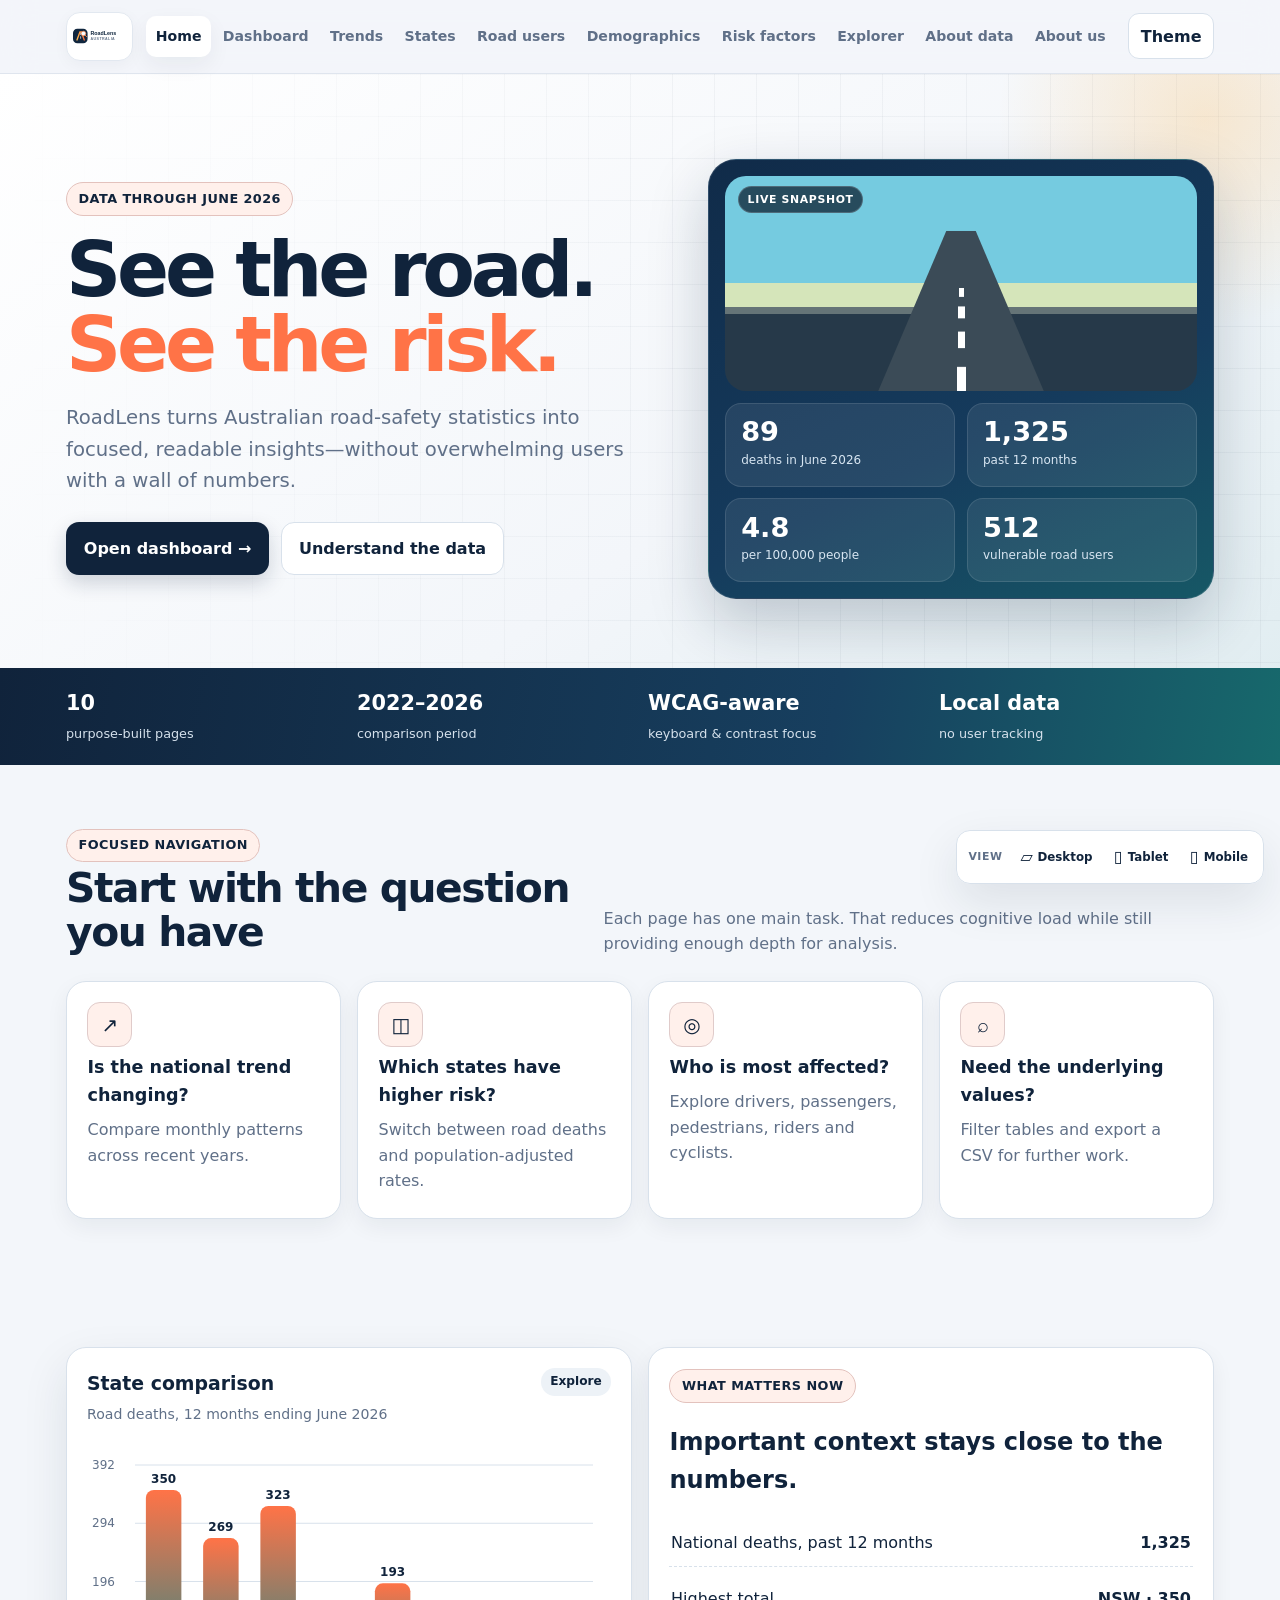
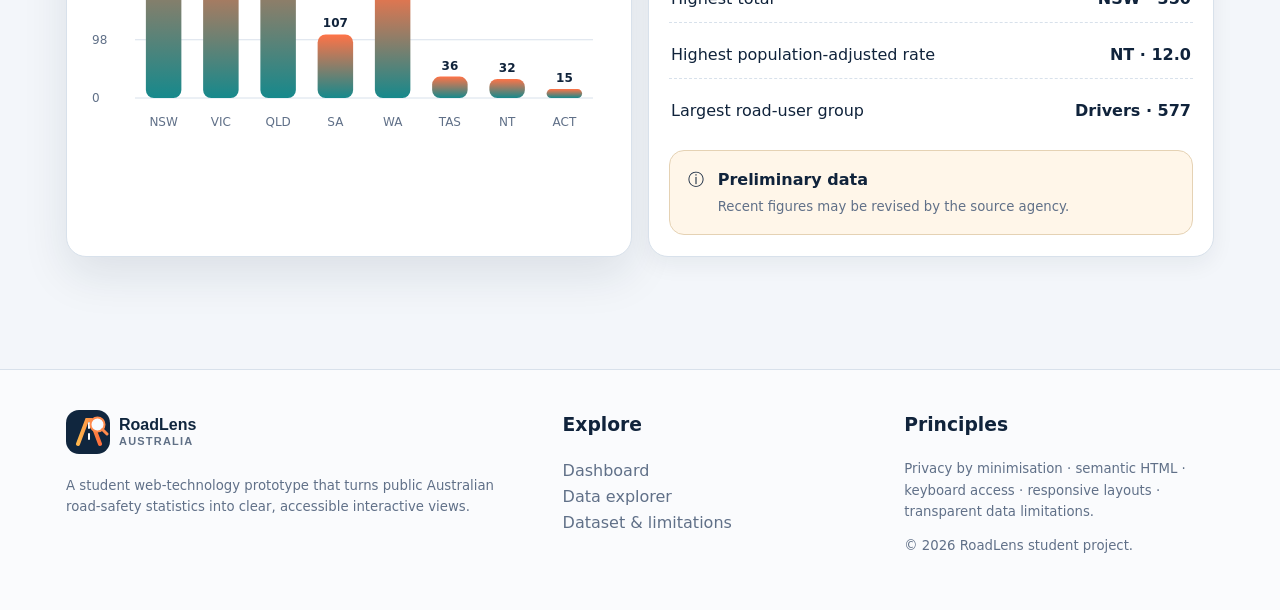
<file: index.html>
<!doctype html>
<html lang="en-AU"><head><meta charset="utf-8"><meta name="viewport" content="width=device-width,initial-scale=1"><meta name="description" content="RoadLens Australia — interactive road-safety data explorer"><meta name="theme-color" content="#10263e"><meta http-equiv="Content-Security-Policy" content="default-src 'self'; script-src 'self'; style-src 'self'; img-src 'self' data:; object-src 'none'; base-uri 'self'; form-action 'none'"><title>Home | RoadLens Australia</title><link rel="manifest" href="manifest.webmanifest"><link rel="icon" href="assets/logo.svg" type="image/svg+xml"><link rel="stylesheet" href="assets/styles.css"><script src="data/roadlens-data.js" defer></script><script src="assets/app.js" defer></script></head>
<body data-page="home"><a class="skip-link" href="#main">Skip to main content</a><header class="site-header"><div class="nav-wrap"><a class="brand" href="index.html" aria-label="RoadLens Australia home"><img src="assets/logo.svg" alt="RoadLens Australia"></a><button class="icon-btn menu-btn" type="button" aria-expanded="false" aria-controls="site-navigation">Menu</button><nav class="site-nav" id="site-navigation" aria-label="Primary navigation"><a href="index.html" data-page="home">Home</a><a href="dashboard.html" data-page="dashboard">Dashboard</a><a href="trends.html" data-page="trends">Trends</a><a href="states.html" data-page="states">States</a><a href="road-users.html" data-page="road-users">Road users</a><a href="demographics.html" data-page="demographics">Demographics</a><a href="risk-factors.html" data-page="risk-factors">Risk factors</a><a href="explorer.html" data-page="explorer">Explorer</a><a href="about-data.html" data-page="about-data">About data</a><a href="about.html" data-page="about">About us</a><button class="icon-btn theme-btn nav-secondary" type="button" aria-label="Switch colour theme">Theme</button></nav><button class="icon-btn theme-btn" type="button" aria-label="Switch colour theme">Theme</button></div></header><main id="main"><section class="hero"><div class="container hero-grid"><div><span class="eyebrow">Data through June 2026</span><h1>See the road.<br><span>See the risk.</span></h1><p class="lede">RoadLens turns Australian road-safety statistics into focused, readable insights—without overwhelming users with a wall of numbers.</p><div class="actions"><a class="button primary" href="dashboard.html">Open dashboard →</a><a class="button secondary" href="about-data.html">Understand the data</a></div></div><div class="visual-card"><div class="road-art" aria-hidden="true"></div><div class="mini-kpis"><div class="mini-kpi"><strong data-kpi="monthly">89</strong><span>deaths in June 2026</span></div><div class="mini-kpi"><strong data-kpi="past12">1,325</strong><span>past 12 months</span></div><div class="mini-kpi"><strong data-kpi="rate">4.8</strong><span>per 100,000 people</span></div><div class="mini-kpi"><strong data-kpi="vru">512</strong><span>vulnerable road users</span></div></div></div></div></section>
<div class="stat-strip"><div class="container"><div><strong>10</strong><span>purpose-built pages</span></div><div><strong>2022–2026</strong><span>comparison period</span></div><div><strong>WCAG-aware</strong><span>keyboard & contrast focus</span></div><div><strong>Local data</strong><span>no user tracking</span></div></div></div>
<section><div class="container"><div class="section-head"><div><span class="eyebrow">Focused navigation</span><h2>Start with the question you have</h2></div><p>Each page has one main task. That reduces cognitive load while still providing enough depth for analysis.</p></div><div class="grid cols-4">
<a class="card feature-link" href="trends.html"><div class="feature-icon">↗</div><h3>Is the national trend changing?</h3><p>Compare monthly patterns across recent years.</p></a>
<a class="card feature-link" href="states.html"><div class="feature-icon">◫</div><h3>Which states have higher risk?</h3><p>Switch between road deaths and population-adjusted rates.</p></a>
<a class="card feature-link" href="road-users.html"><div class="feature-icon">◎</div><h3>Who is most affected?</h3><p>Explore drivers, passengers, pedestrians, riders and cyclists.</p></a>
<a class="card feature-link" href="explorer.html"><div class="feature-icon">⌕</div><h3>Need the underlying values?</h3><p>Filter tables and export a CSV for further work.</p></a>
</div></div></section>
<section><div class="container grid cols-2"><div class="chart-card"><div class="chart-head"><div><h3>State comparison</h3><p>Road deaths, 12 months ending June 2026</p></div><a href="states.html" class="pill">Explore</a></div><div class="chart-wrap"><canvas id="stateChart" role="img"></canvas></div></div><div class="card"><span class="eyebrow">What matters now</span><h2>Important context stays close to the numbers.</h2><div class="metric-list"><div class="metric-row"><span>National deaths, past 12 months</span><strong>1,325</strong></div><div class="metric-row"><span>Highest total</span><strong>NSW · 350</strong></div><div class="metric-row"><span>Highest population-adjusted rate</span><strong>NT · 12.0</strong></div><div class="metric-row"><span>Largest road-user group</span><strong>Drivers · 577</strong></div></div><div class="notice spaced"><span aria-hidden="true">ⓘ</span><div><strong>Preliminary data</strong><span class="small">Recent figures may be revised by the source agency.</span></div></div></div></div></section></main><footer class="footer"><div class="container footer-grid"><div><img src="assets/logo.svg" alt="RoadLens Australia" width="160" height="44"><p class="small">A student web-technology prototype that turns public Australian road-safety statistics into clear, accessible interactive views.</p></div><div><h3>Explore</h3><p><a href="dashboard.html">Dashboard</a><br><a href="explorer.html">Data explorer</a><br><a href="about-data.html">Dataset & limitations</a></p></div><div><h3>Principles</h3><p class="small">Privacy by minimisation · semantic HTML · keyboard access · responsive layouts · transparent data limitations.</p><p class="small">© <span id="copyright-year">2026</span> RoadLens student project.</p></div></div></footer></body></html>
</file>
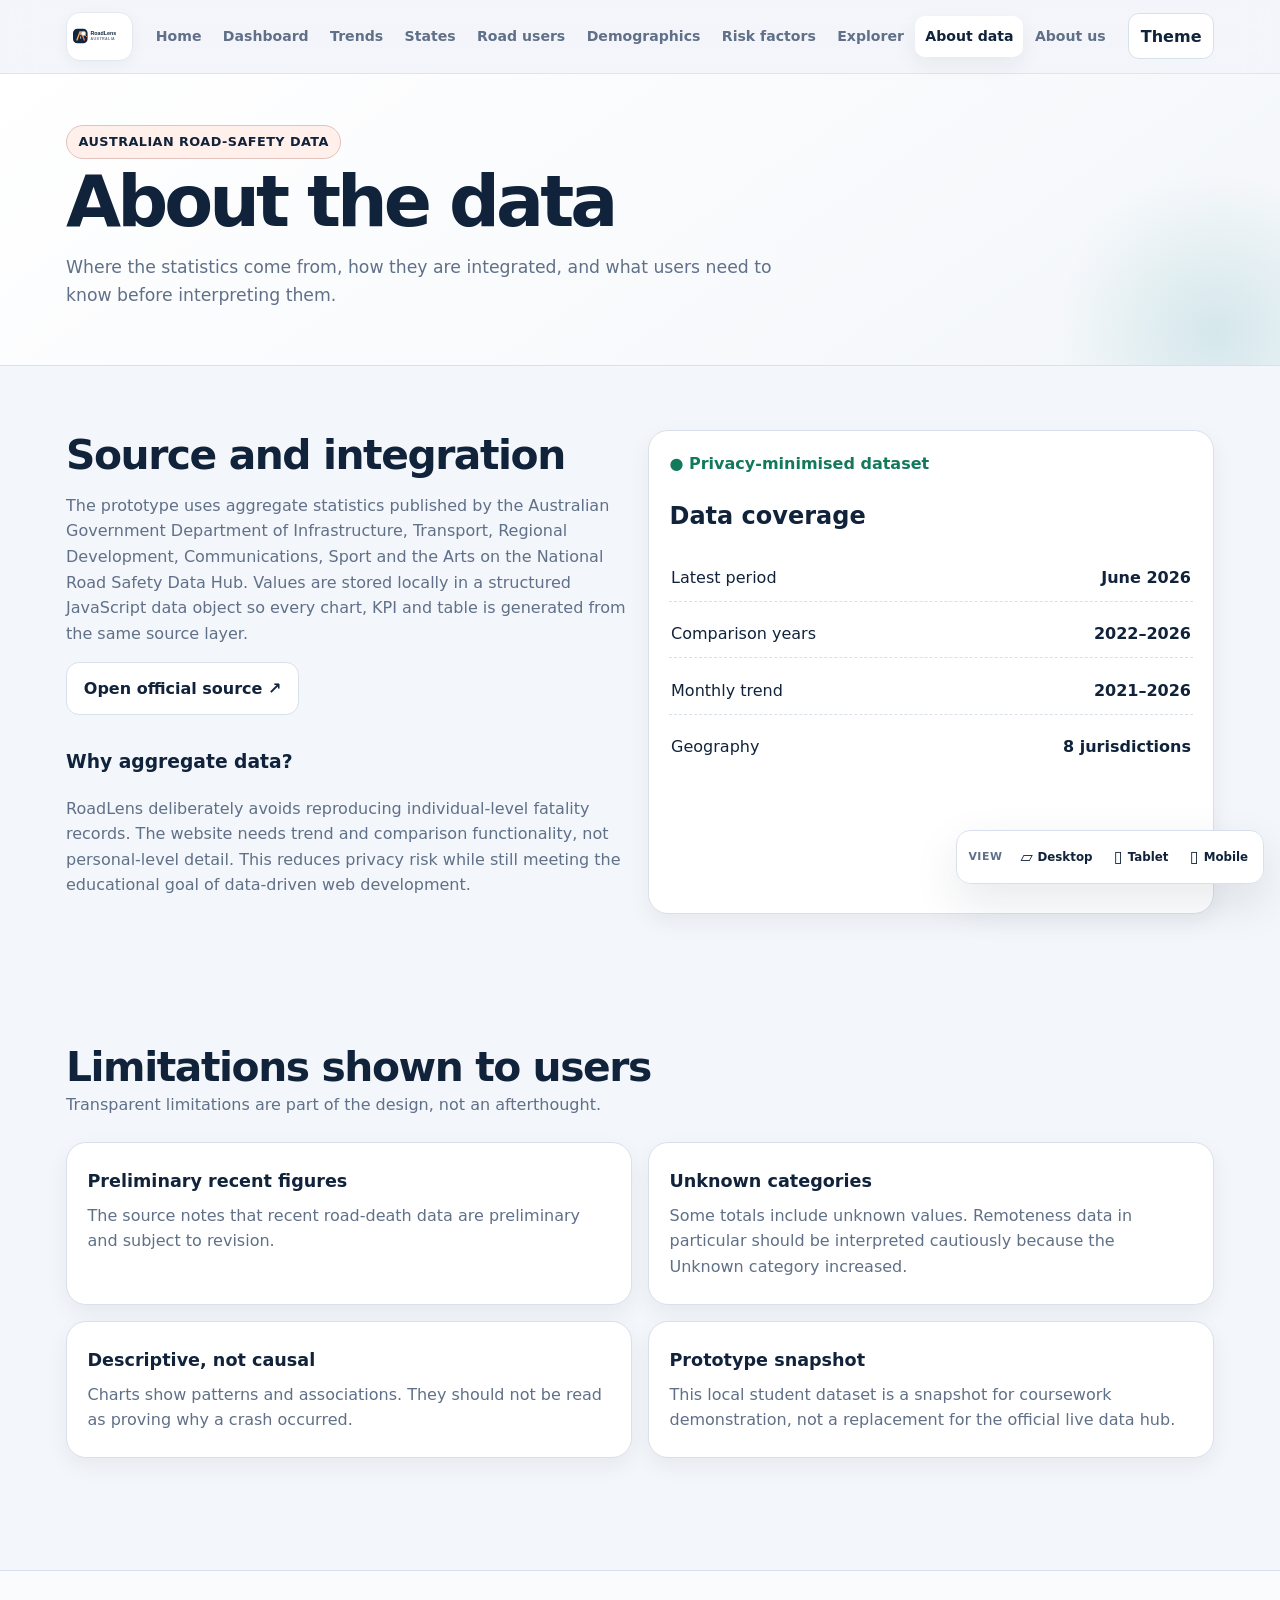
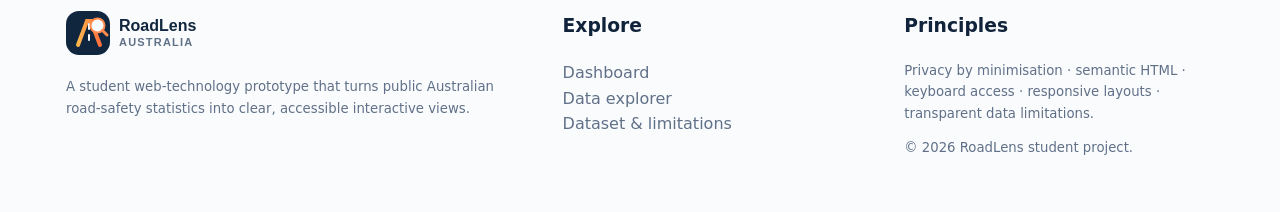
<file: about-data.html>
<!doctype html>
<html lang="en-AU"><head><meta charset="utf-8"><meta name="viewport" content="width=device-width,initial-scale=1"><meta name="description" content="RoadLens Australia — interactive road-safety data explorer"><meta name="theme-color" content="#10263e"><meta http-equiv="Content-Security-Policy" content="default-src 'self'; script-src 'self'; style-src 'self'; img-src 'self' data:; object-src 'none'; base-uri 'self'; form-action 'none'"><title>About the data | RoadLens Australia</title><link rel="manifest" href="manifest.webmanifest"><link rel="icon" href="assets/logo.svg" type="image/svg+xml"><link rel="stylesheet" href="assets/styles.css"><script src="data/roadlens-data.js" defer></script><script src="assets/app.js" defer></script></head>
<body data-page="about-data"><a class="skip-link" href="#main">Skip to main content</a><header class="site-header"><div class="nav-wrap"><a class="brand" href="index.html" aria-label="RoadLens Australia home"><img src="assets/logo.svg" alt="RoadLens Australia"></a><button class="icon-btn menu-btn" type="button" aria-expanded="false" aria-controls="site-navigation">Menu</button><nav class="site-nav" id="site-navigation" aria-label="Primary navigation"><a href="index.html" data-page="home">Home</a><a href="dashboard.html" data-page="dashboard">Dashboard</a><a href="trends.html" data-page="trends">Trends</a><a href="states.html" data-page="states">States</a><a href="road-users.html" data-page="road-users">Road users</a><a href="demographics.html" data-page="demographics">Demographics</a><a href="risk-factors.html" data-page="risk-factors">Risk factors</a><a href="explorer.html" data-page="explorer">Explorer</a><a href="about-data.html" data-page="about-data">About data</a><a href="about.html" data-page="about">About us</a><button class="icon-btn theme-btn nav-secondary" type="button" aria-label="Switch colour theme">Theme</button></nav><button class="icon-btn theme-btn" type="button" aria-label="Switch colour theme">Theme</button></div></header><main id="main"><section class="page-hero"><div class="container"><span class="eyebrow">Australian road-safety data</span><h1>About the data</h1><p>Where the statistics come from, how they are integrated, and what users need to know before interpreting them.</p></div></section><section><div class="container grid cols-2"><div class="content"><h2>Source and integration</h2><p>The prototype uses aggregate statistics published by the Australian Government Department of Infrastructure, Transport, Regional Development, Communications, Sport and the Arts on the National Road Safety Data Hub. Values are stored locally in a structured JavaScript data object so every chart, KPI and table is generated from the same source layer.</p><p><a class="button secondary" href="https://datahub.roadsafety.gov.au/reporting/monthly-road-deaths" target="_blank" rel="noopener noreferrer">Open official source ↗</a></p><h3>Why aggregate data?</h3><p>RoadLens deliberately avoids reproducing individual-level fatality records. The website needs trend and comparison functionality, not personal-level detail. This reduces privacy risk while still meeting the educational goal of data-driven web development.</p></div><div class="card"><span class="privacy-badge">● Privacy-minimised dataset</span><h2>Data coverage</h2><div class="metric-list"><div class="metric-row"><span>Latest period</span><strong>June 2026</strong></div><div class="metric-row"><span>Comparison years</span><strong>2022–2026</strong></div><div class="metric-row"><span>Monthly trend</span><strong>2021–2026</strong></div><div class="metric-row"><span>Geography</span><strong>8 jurisdictions</strong></div></div></div></div></section>
<section><div class="container"><div class="section-head"><div><h2>Limitations shown to users</h2><p>Transparent limitations are part of the design, not an afterthought.</p></div></div><div class="grid cols-2"><div class="card"><h3>Preliminary recent figures</h3><p>The source notes that recent road-death data are preliminary and subject to revision.</p></div><div class="card"><h3>Unknown categories</h3><p>Some totals include unknown values. Remoteness data in particular should be interpreted cautiously because the Unknown category increased.</p></div><div class="card"><h3>Descriptive, not causal</h3><p>Charts show patterns and associations. They should not be read as proving why a crash occurred.</p></div><div class="card"><h3>Prototype snapshot</h3><p>This local student dataset is a snapshot for coursework demonstration, not a replacement for the official live data hub.</p></div></div></div></section></main><footer class="footer"><div class="container footer-grid"><div><img src="assets/logo.svg" alt="RoadLens Australia" width="160" height="44"><p class="small">A student web-technology prototype that turns public Australian road-safety statistics into clear, accessible interactive views.</p></div><div><h3>Explore</h3><p><a href="dashboard.html">Dashboard</a><br><a href="explorer.html">Data explorer</a><br><a href="about-data.html">Dataset & limitations</a></p></div><div><h3>Principles</h3><p class="small">Privacy by minimisation · semantic HTML · keyboard access · responsive layouts · transparent data limitations.</p><p class="small">© <span id="copyright-year">2026</span> RoadLens student project.</p></div></div></footer></body></html>
</file>
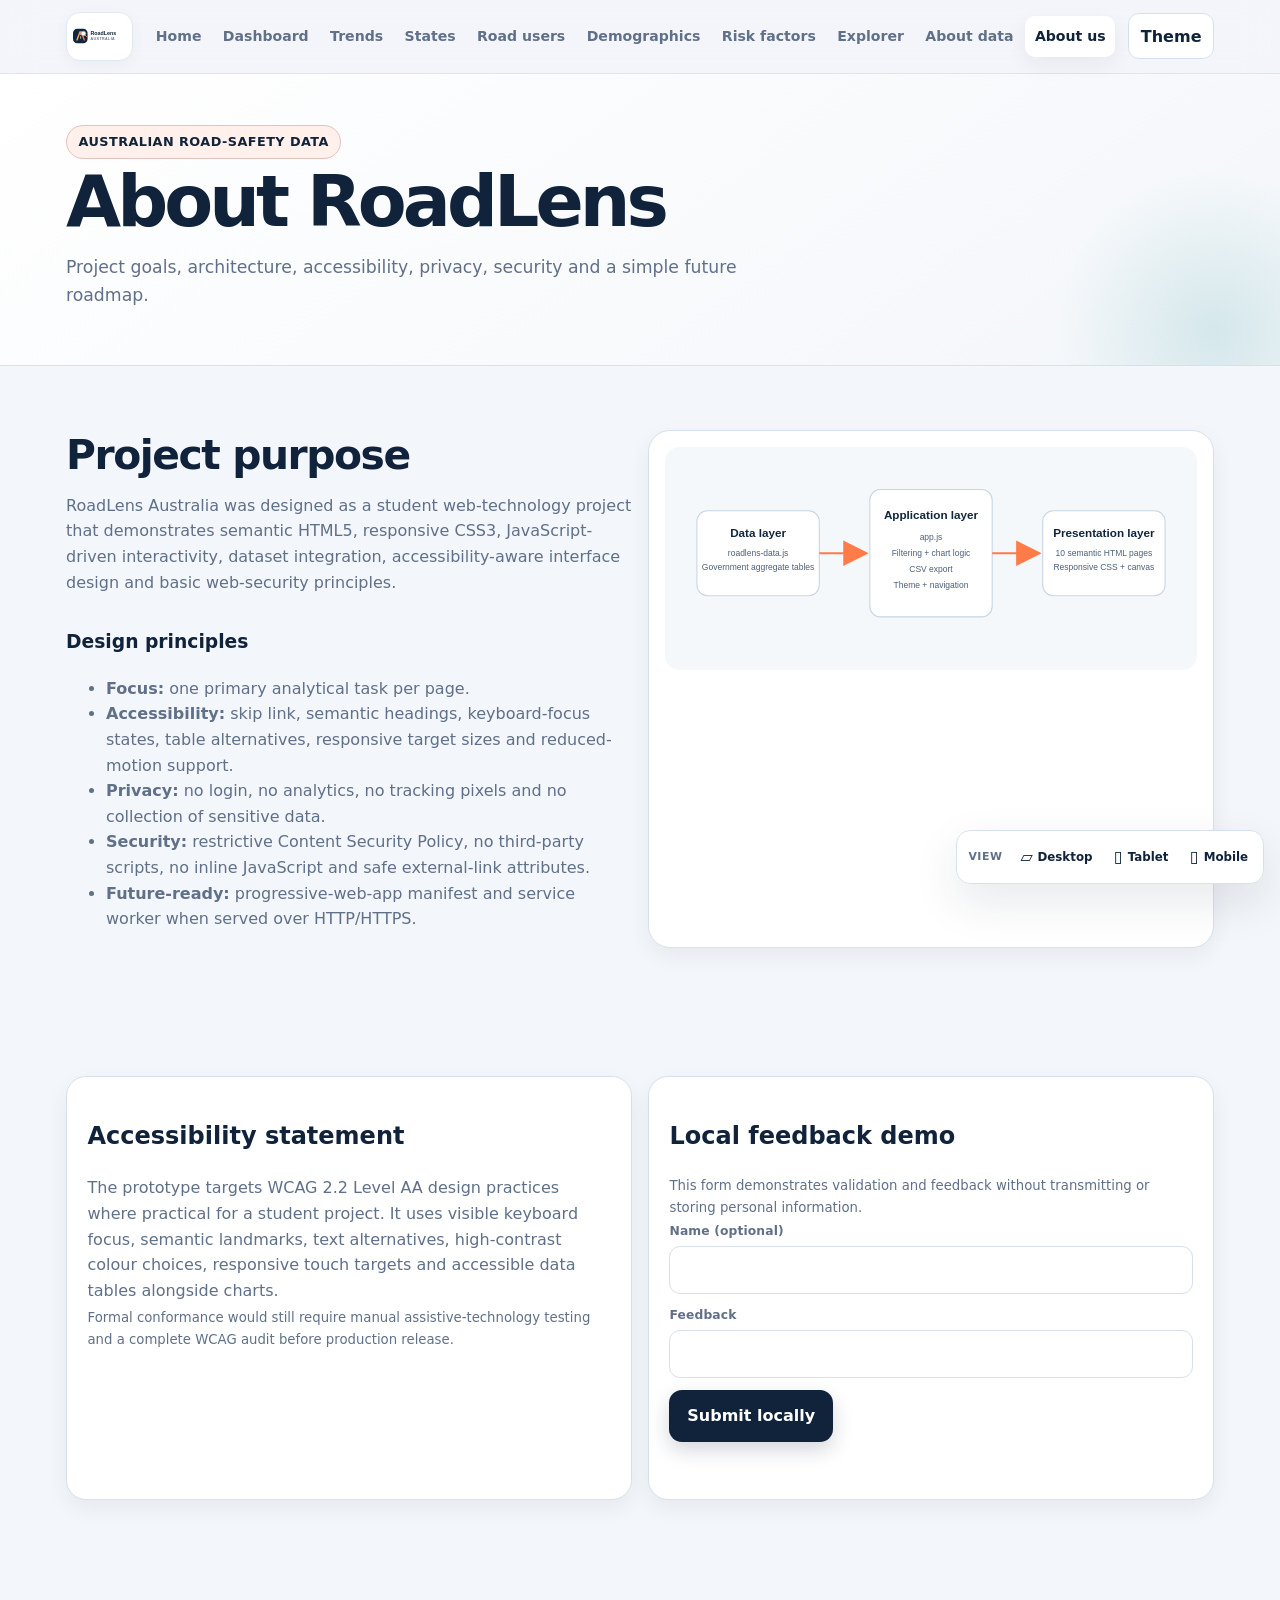
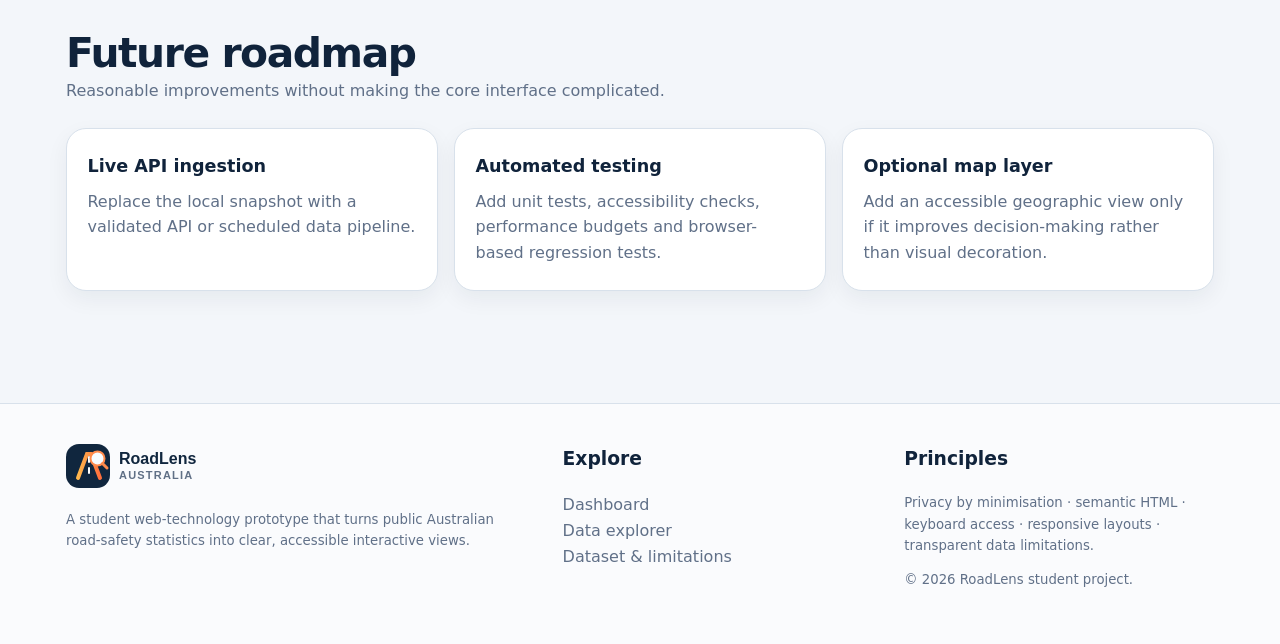
<file: about.html>
<!doctype html>
<html lang="en-AU"><head><meta charset="utf-8"><meta name="viewport" content="width=device-width,initial-scale=1"><meta name="description" content="RoadLens Australia — interactive road-safety data explorer"><meta name="theme-color" content="#10263e"><meta http-equiv="Content-Security-Policy" content="default-src 'self'; script-src 'self'; style-src 'self'; img-src 'self' data:; object-src 'none'; base-uri 'self'; form-action 'none'"><title>About us | RoadLens Australia</title><link rel="manifest" href="manifest.webmanifest"><link rel="icon" href="assets/logo.svg" type="image/svg+xml"><link rel="stylesheet" href="assets/styles.css"><script src="data/roadlens-data.js" defer></script><script src="assets/app.js" defer></script></head>
<body data-page="about"><a class="skip-link" href="#main">Skip to main content</a><header class="site-header"><div class="nav-wrap"><a class="brand" href="index.html" aria-label="RoadLens Australia home"><img src="assets/logo.svg" alt="RoadLens Australia"></a><button class="icon-btn menu-btn" type="button" aria-expanded="false" aria-controls="site-navigation">Menu</button><nav class="site-nav" id="site-navigation" aria-label="Primary navigation"><a href="index.html" data-page="home">Home</a><a href="dashboard.html" data-page="dashboard">Dashboard</a><a href="trends.html" data-page="trends">Trends</a><a href="states.html" data-page="states">States</a><a href="road-users.html" data-page="road-users">Road users</a><a href="demographics.html" data-page="demographics">Demographics</a><a href="risk-factors.html" data-page="risk-factors">Risk factors</a><a href="explorer.html" data-page="explorer">Explorer</a><a href="about-data.html" data-page="about-data">About data</a><a href="about.html" data-page="about">About us</a><button class="icon-btn theme-btn nav-secondary" type="button" aria-label="Switch colour theme">Theme</button></nav><button class="icon-btn theme-btn" type="button" aria-label="Switch colour theme">Theme</button></div></header><main id="main"><section class="page-hero"><div class="container"><span class="eyebrow">Australian road-safety data</span><h1>About RoadLens</h1><p>Project goals, architecture, accessibility, privacy, security and a simple future roadmap.</p></div></section><section><div class="container grid cols-2"><div class="content"><h2>Project purpose</h2><p>RoadLens Australia was designed as a student web-technology project that demonstrates semantic HTML5, responsive CSS3, JavaScript-driven interactivity, dataset integration, accessibility-aware interface design and basic web-security principles.</p><h3>Design principles</h3><ul><li><strong>Focus:</strong> one primary analytical task per page.</li><li><strong>Accessibility:</strong> skip link, semantic headings, keyboard-focus states, table alternatives, responsive target sizes and reduced-motion support.</li><li><strong>Privacy:</strong> no login, no analytics, no tracking pixels and no collection of sensitive data.</li><li><strong>Security:</strong> restrictive Content Security Policy, no third-party scripts, no inline JavaScript and safe external-link attributes.</li><li><strong>Future-ready:</strong> progressive-web-app manifest and service worker when served over HTTP/HTTPS.</li></ul></div><div class="architecture"><img src="assets/architecture.svg" alt="Architecture diagram showing local data layer feeding JavaScript application logic, which feeds ten HTML pages"></div></div></section>
<section><div class="container grid cols-2"><div class="card"><h2>Accessibility statement</h2><p>The prototype targets WCAG 2.2 Level AA design practices where practical for a student project. It uses visible keyboard focus, semantic landmarks, text alternatives, high-contrast colour choices, responsive touch targets and accessible data tables alongside charts.</p><p class="small">Formal conformance would still require manual assistive-technology testing and a complete WCAG audit before production release.</p></div><div class="card"><h2>Local feedback demo</h2><p class="small">This form demonstrates validation and feedback without transmitting or storing personal information.</p><form id="feedbackForm" class="form-stack"><div class="field"><label for="name">Name (optional)</label><input id="name" type="text" maxlength="50" autocomplete="off"></div><div class="field"><label for="feedback">Feedback</label><input id="feedback" type="text" required maxlength="120" autocomplete="off"></div><button class="button primary" type="submit">Submit locally</button><div class="form-msg" id="formMsg" aria-live="polite"></div></form></div></div></section>
<section><div class="container"><div class="section-head"><div><h2>Future roadmap</h2><p>Reasonable improvements without making the core interface complicated.</p></div></div><div class="grid cols-3"><div class="card"><h3>Live API ingestion</h3><p>Replace the local snapshot with a validated API or scheduled data pipeline.</p></div><div class="card"><h3>Automated testing</h3><p>Add unit tests, accessibility checks, performance budgets and browser-based regression tests.</p></div><div class="card"><h3>Optional map layer</h3><p>Add an accessible geographic view only if it improves decision-making rather than visual decoration.</p></div></div></div></section></main><footer class="footer"><div class="container footer-grid"><div><img src="assets/logo.svg" alt="RoadLens Australia" width="160" height="44"><p class="small">A student web-technology prototype that turns public Australian road-safety statistics into clear, accessible interactive views.</p></div><div><h3>Explore</h3><p><a href="dashboard.html">Dashboard</a><br><a href="explorer.html">Data explorer</a><br><a href="about-data.html">Dataset & limitations</a></p></div><div><h3>Principles</h3><p class="small">Privacy by minimisation · semantic HTML · keyboard access · responsive layouts · transparent data limitations.</p><p class="small">© <span id="copyright-year">2026</span> RoadLens student project.</p></div></div></footer></body></html>
</file>
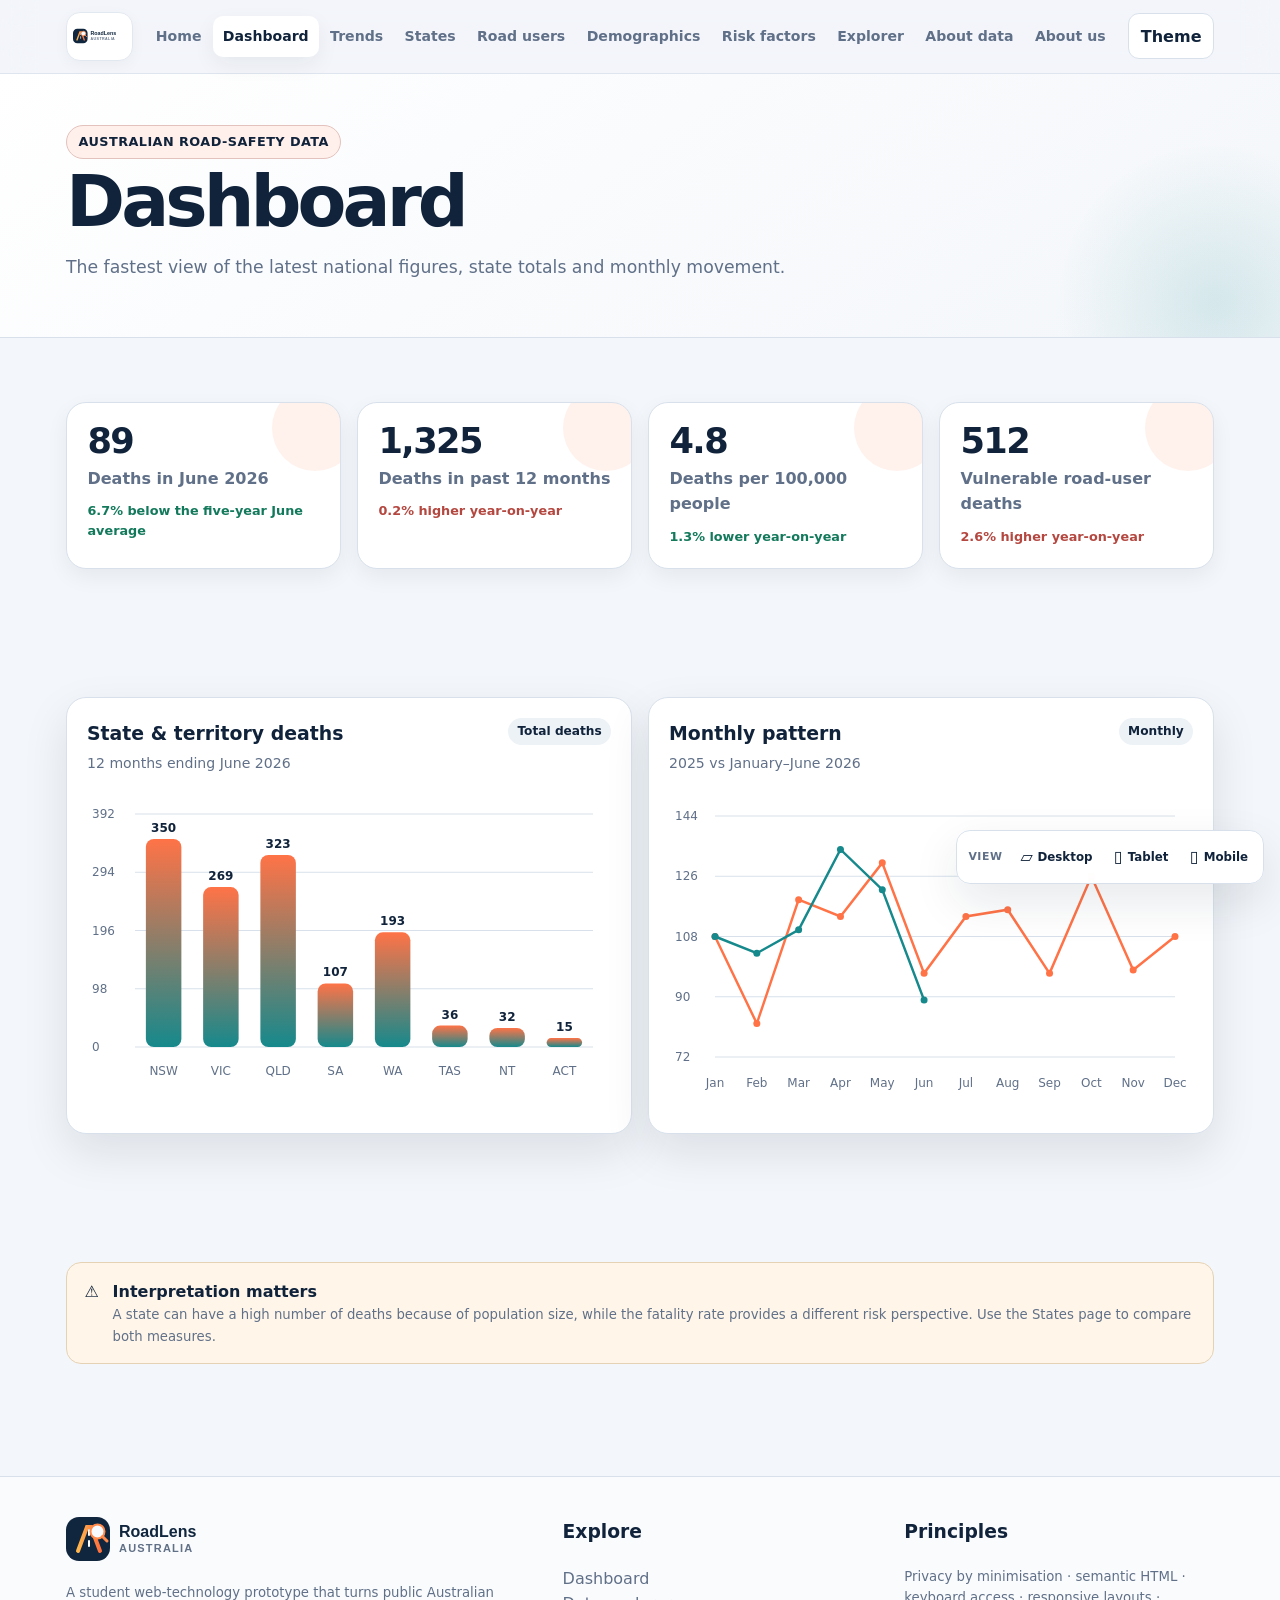
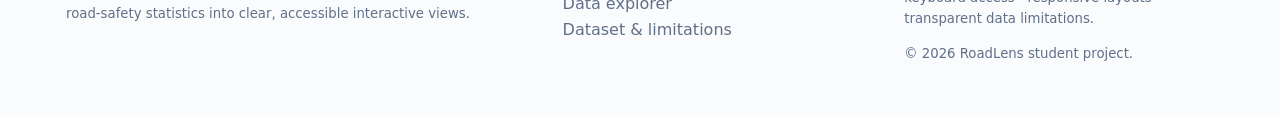
<file: dashboard.html>
<!doctype html>
<html lang="en-AU"><head><meta charset="utf-8"><meta name="viewport" content="width=device-width,initial-scale=1"><meta name="description" content="RoadLens Australia — interactive road-safety data explorer"><meta name="theme-color" content="#10263e"><meta http-equiv="Content-Security-Policy" content="default-src 'self'; script-src 'self'; style-src 'self'; img-src 'self' data:; object-src 'none'; base-uri 'self'; form-action 'none'"><title>Dashboard | RoadLens Australia</title><link rel="manifest" href="manifest.webmanifest"><link rel="icon" href="assets/logo.svg" type="image/svg+xml"><link rel="stylesheet" href="assets/styles.css"><script src="data/roadlens-data.js" defer></script><script src="assets/app.js" defer></script></head>
<body data-page="dashboard"><a class="skip-link" href="#main">Skip to main content</a><header class="site-header"><div class="nav-wrap"><a class="brand" href="index.html" aria-label="RoadLens Australia home"><img src="assets/logo.svg" alt="RoadLens Australia"></a><button class="icon-btn menu-btn" type="button" aria-expanded="false" aria-controls="site-navigation">Menu</button><nav class="site-nav" id="site-navigation" aria-label="Primary navigation"><a href="index.html" data-page="home">Home</a><a href="dashboard.html" data-page="dashboard">Dashboard</a><a href="trends.html" data-page="trends">Trends</a><a href="states.html" data-page="states">States</a><a href="road-users.html" data-page="road-users">Road users</a><a href="demographics.html" data-page="demographics">Demographics</a><a href="risk-factors.html" data-page="risk-factors">Risk factors</a><a href="explorer.html" data-page="explorer">Explorer</a><a href="about-data.html" data-page="about-data">About data</a><a href="about.html" data-page="about">About us</a><button class="icon-btn theme-btn nav-secondary" type="button" aria-label="Switch colour theme">Theme</button></nav><button class="icon-btn theme-btn" type="button" aria-label="Switch colour theme">Theme</button></div></header><main id="main"><section class="page-hero"><div class="container"><span class="eyebrow">Australian road-safety data</span><h1>Dashboard</h1><p>The fastest view of the latest national figures, state totals and monthly movement.</p></div></section><section><div class="container"><div class="grid cols-4"><div class="card kpi"><div class="value" data-kpi="monthly">89</div><div class="label">Deaths in June 2026</div><div class="delta down">6.7% below the five-year June average</div></div><div class="card kpi"><div class="value" data-kpi="past12">1,325</div><div class="label">Deaths in past 12 months</div><div class="delta up">0.2% higher year-on-year</div></div><div class="card kpi"><div class="value" data-kpi="rate">4.8</div><div class="label">Deaths per 100,000 people</div><div class="delta down">1.3% lower year-on-year</div></div><div class="card kpi"><div class="value" data-kpi="vru">512</div><div class="label">Vulnerable road-user deaths</div><div class="delta up">2.6% higher year-on-year</div></div></div></div></section>
<section><div class="container grid cols-2"><div class="chart-card"><div class="chart-head"><div><h3>State & territory deaths</h3><p>12 months ending June 2026</p></div><span class="pill">Total deaths</span></div><div class="chart-wrap"><canvas id="stateChart" role="img"></canvas></div></div><div class="chart-card"><div class="chart-head"><div><h3>Monthly pattern</h3><p>2025 vs January–June 2026</p></div><span class="pill">Monthly</span></div><div class="chart-wrap"><canvas id="monthlyChart" role="img"></canvas></div></div></div></section>
<section><div class="container"><div class="notice"><span aria-hidden="true">⚠</span><div><strong>Interpretation matters</strong><div class="small">A state can have a high number of deaths because of population size, while the fatality rate provides a different risk perspective. Use the States page to compare both measures.</div></div></div></div></section></main><footer class="footer"><div class="container footer-grid"><div><img src="assets/logo.svg" alt="RoadLens Australia" width="160" height="44"><p class="small">A student web-technology prototype that turns public Australian road-safety statistics into clear, accessible interactive views.</p></div><div><h3>Explore</h3><p><a href="dashboard.html">Dashboard</a><br><a href="explorer.html">Data explorer</a><br><a href="about-data.html">Dataset & limitations</a></p></div><div><h3>Principles</h3><p class="small">Privacy by minimisation · semantic HTML · keyboard access · responsive layouts · transparent data limitations.</p><p class="small">© <span id="copyright-year">2026</span> RoadLens student project.</p></div></div></footer></body></html>
</file>
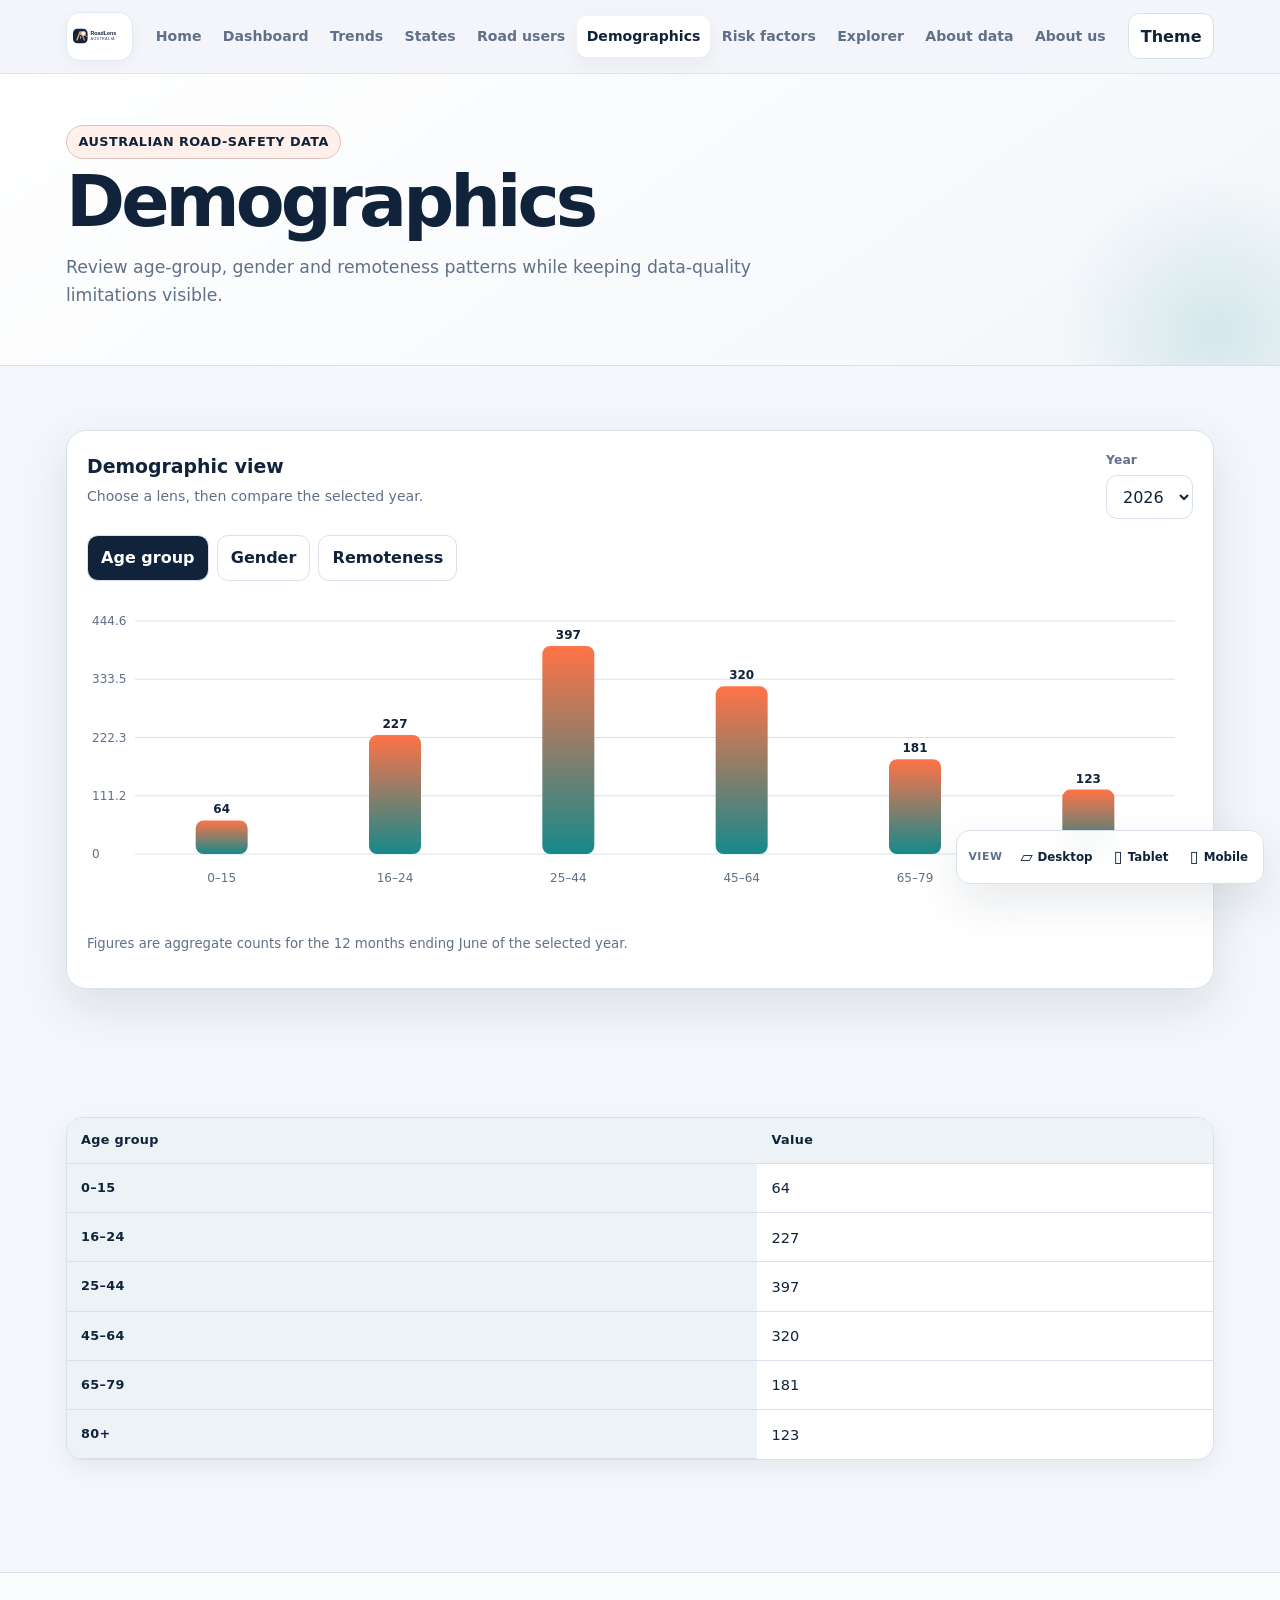
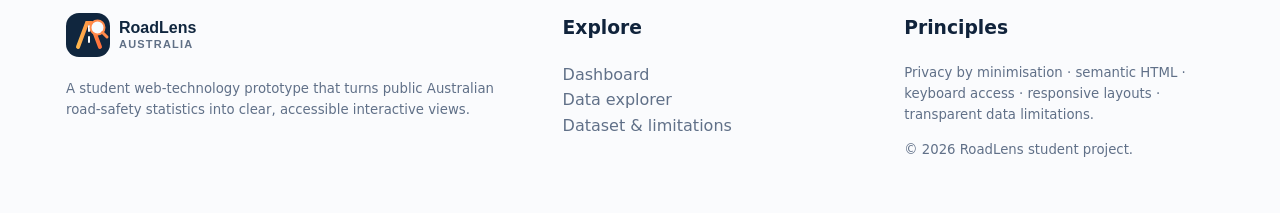
<file: demographics.html>
<!doctype html>
<html lang="en-AU"><head><meta charset="utf-8"><meta name="viewport" content="width=device-width,initial-scale=1"><meta name="description" content="RoadLens Australia — interactive road-safety data explorer"><meta name="theme-color" content="#10263e"><meta http-equiv="Content-Security-Policy" content="default-src 'self'; script-src 'self'; style-src 'self'; img-src 'self' data:; object-src 'none'; base-uri 'self'; form-action 'none'"><title>Demographics | RoadLens Australia</title><link rel="manifest" href="manifest.webmanifest"><link rel="icon" href="assets/logo.svg" type="image/svg+xml"><link rel="stylesheet" href="assets/styles.css"><script src="data/roadlens-data.js" defer></script><script src="assets/app.js" defer></script></head>
<body data-page="demographics"><a class="skip-link" href="#main">Skip to main content</a><header class="site-header"><div class="nav-wrap"><a class="brand" href="index.html" aria-label="RoadLens Australia home"><img src="assets/logo.svg" alt="RoadLens Australia"></a><button class="icon-btn menu-btn" type="button" aria-expanded="false" aria-controls="site-navigation">Menu</button><nav class="site-nav" id="site-navigation" aria-label="Primary navigation"><a href="index.html" data-page="home">Home</a><a href="dashboard.html" data-page="dashboard">Dashboard</a><a href="trends.html" data-page="trends">Trends</a><a href="states.html" data-page="states">States</a><a href="road-users.html" data-page="road-users">Road users</a><a href="demographics.html" data-page="demographics">Demographics</a><a href="risk-factors.html" data-page="risk-factors">Risk factors</a><a href="explorer.html" data-page="explorer">Explorer</a><a href="about-data.html" data-page="about-data">About data</a><a href="about.html" data-page="about">About us</a><button class="icon-btn theme-btn nav-secondary" type="button" aria-label="Switch colour theme">Theme</button></nav><button class="icon-btn theme-btn" type="button" aria-label="Switch colour theme">Theme</button></div></header><main id="main"><section class="page-hero"><div class="container"><span class="eyebrow">Australian road-safety data</span><h1>Demographics</h1><p>Review age-group, gender and remoteness patterns while keeping data-quality limitations visible.</p></div></section><section><div class="container"><div class="chart-card"><div class="chart-head"><div><h3>Demographic view</h3><p>Choose a lens, then compare the selected year.</p></div><div class="field"><label for="demoYear">Year</label><select id="demoYear"><option value="2022" >2022</option><option value="2023" >2023</option><option value="2024" >2024</option><option value="2025" >2025</option><option value="2026" selected>2026</option></select></div></div><div class="tabs" role="tablist" aria-label="Demographic category"><button class="tab" type="button" role="tab" aria-selected="true" data-demo="age">Age group</button><button class="tab" type="button" role="tab" aria-selected="false" data-demo="gender">Gender</button><button class="tab" type="button" role="tab" aria-selected="false" data-demo="remoteness">Remoteness</button></div><div class="chart-wrap"><canvas id="demoChart" role="img"></canvas></div><p id="demoNote" class="small"></p></div></div></section><section><div class="container"><div class="table-wrap"><table id="demoTable"></table></div></div></section></main><footer class="footer"><div class="container footer-grid"><div><img src="assets/logo.svg" alt="RoadLens Australia" width="160" height="44"><p class="small">A student web-technology prototype that turns public Australian road-safety statistics into clear, accessible interactive views.</p></div><div><h3>Explore</h3><p><a href="dashboard.html">Dashboard</a><br><a href="explorer.html">Data explorer</a><br><a href="about-data.html">Dataset & limitations</a></p></div><div><h3>Principles</h3><p class="small">Privacy by minimisation · semantic HTML · keyboard access · responsive layouts · transparent data limitations.</p><p class="small">© <span id="copyright-year">2026</span> RoadLens student project.</p></div></div></footer></body></html>
</file>
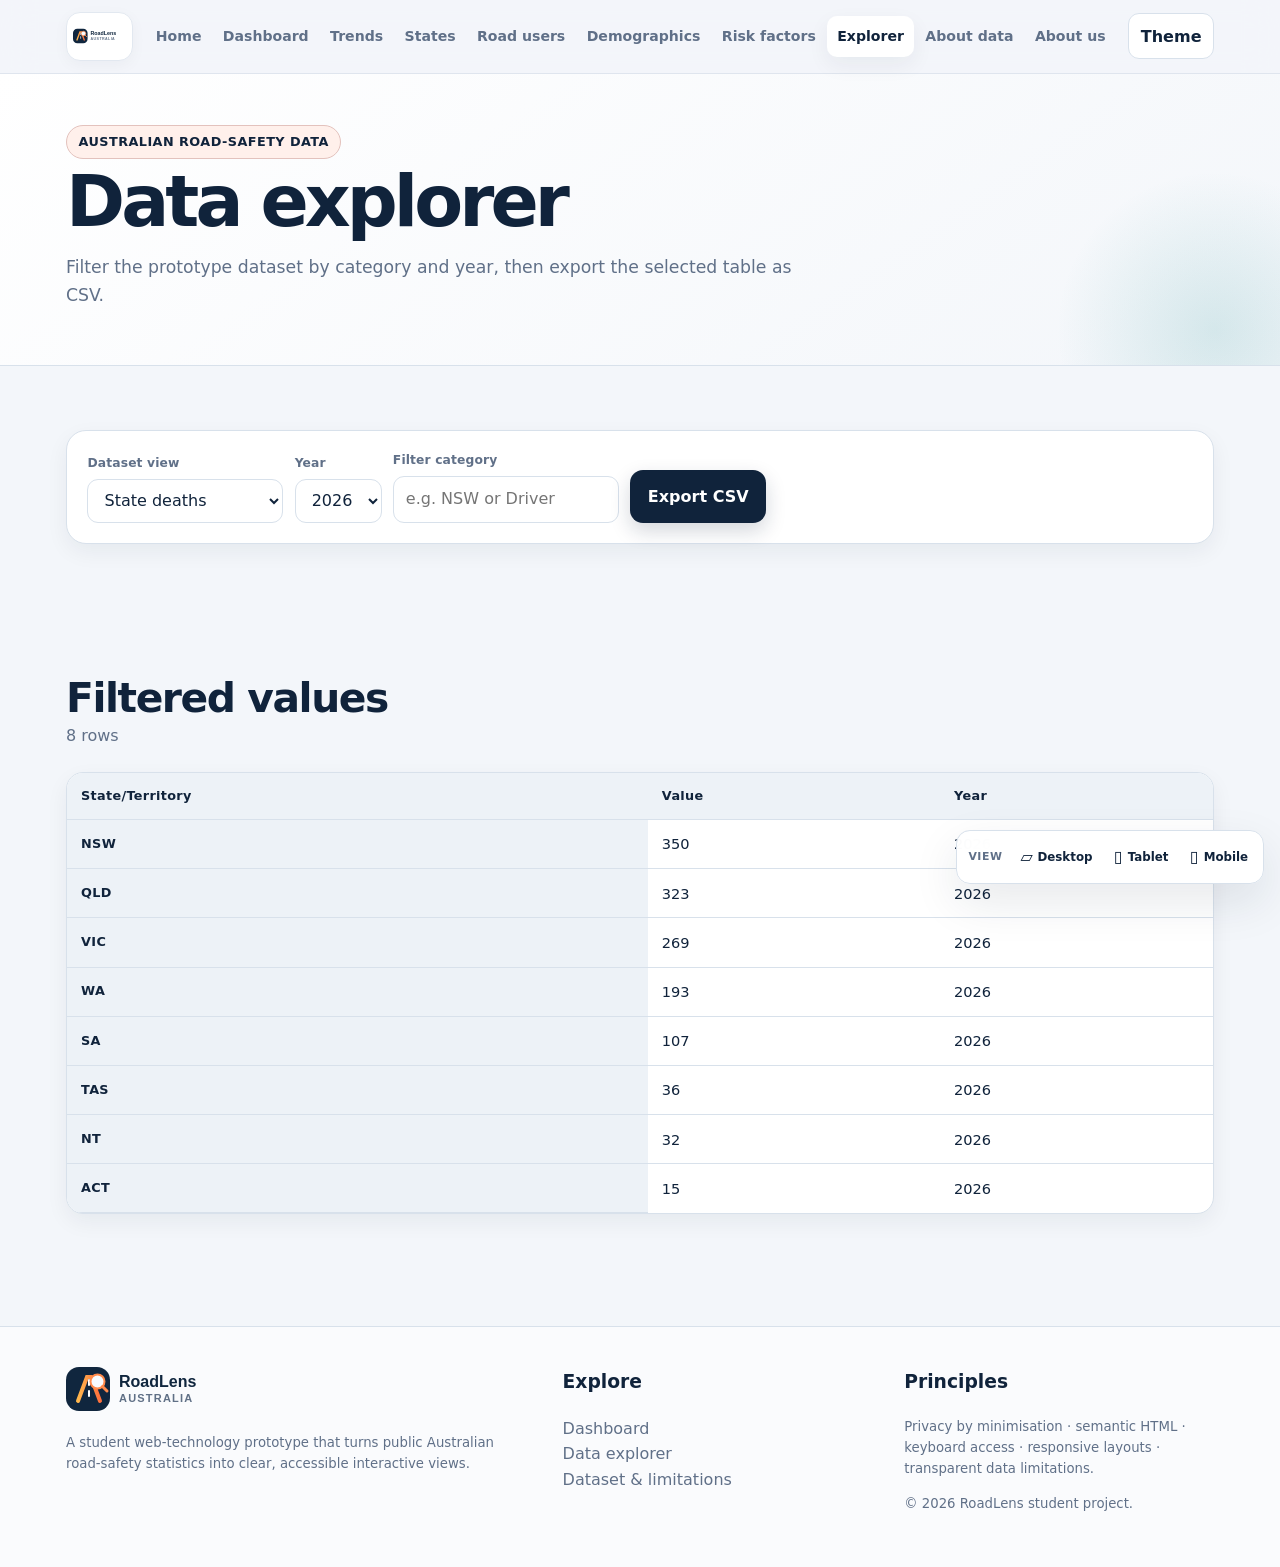
<file: explorer.html>
<!doctype html>
<html lang="en-AU"><head><meta charset="utf-8"><meta name="viewport" content="width=device-width,initial-scale=1"><meta name="description" content="RoadLens Australia — interactive road-safety data explorer"><meta name="theme-color" content="#10263e"><meta http-equiv="Content-Security-Policy" content="default-src 'self'; script-src 'self'; style-src 'self'; img-src 'self' data:; object-src 'none'; base-uri 'self'; form-action 'none'"><title>Data explorer | RoadLens Australia</title><link rel="manifest" href="manifest.webmanifest"><link rel="icon" href="assets/logo.svg" type="image/svg+xml"><link rel="stylesheet" href="assets/styles.css"><script src="data/roadlens-data.js" defer></script><script src="assets/app.js" defer></script></head>
<body data-page="explorer"><a class="skip-link" href="#main">Skip to main content</a><header class="site-header"><div class="nav-wrap"><a class="brand" href="index.html" aria-label="RoadLens Australia home"><img src="assets/logo.svg" alt="RoadLens Australia"></a><button class="icon-btn menu-btn" type="button" aria-expanded="false" aria-controls="site-navigation">Menu</button><nav class="site-nav" id="site-navigation" aria-label="Primary navigation"><a href="index.html" data-page="home">Home</a><a href="dashboard.html" data-page="dashboard">Dashboard</a><a href="trends.html" data-page="trends">Trends</a><a href="states.html" data-page="states">States</a><a href="road-users.html" data-page="road-users">Road users</a><a href="demographics.html" data-page="demographics">Demographics</a><a href="risk-factors.html" data-page="risk-factors">Risk factors</a><a href="explorer.html" data-page="explorer">Explorer</a><a href="about-data.html" data-page="about-data">About data</a><a href="about.html" data-page="about">About us</a><button class="icon-btn theme-btn nav-secondary" type="button" aria-label="Switch colour theme">Theme</button></nav><button class="icon-btn theme-btn" type="button" aria-label="Switch colour theme">Theme</button></div></header><main id="main"><section class="page-hero"><div class="container"><span class="eyebrow">Australian road-safety data</span><h1>Data explorer</h1><p>Filter the prototype dataset by category and year, then export the selected table as CSV.</p></div></section><section><div class="container"><div class="card"><div class="toolbar"><div class="field"><label for="explorerCategory">Dataset view</label><select id="explorerCategory"><option value="stateDeaths">State deaths</option><option value="stateRates">State fatality rates</option><option value="roadUsers">Road users</option><option value="ageGroups">Age groups</option><option value="gender">Gender</option><option value="remoteness">Remoteness</option><option value="crashType">Crash type</option><option value="speedLimit">Speed limit</option></select></div><div class="field"><label for="explorerYear">Year</label><select id="explorerYear"><option value="2022" >2022</option><option value="2023" >2023</option><option value="2024" >2024</option><option value="2025" >2025</option><option value="2026" selected>2026</option></select></div><div class="field"><label for="explorerSearch">Filter category</label><input id="explorerSearch" type="search" placeholder="e.g. NSW or Driver"></div><button id="exportCsv" class="button primary" type="button">Export CSV</button></div></div></div></section><section><div class="container"><div class="section-head"><div><h2>Filtered values</h2><p id="explorerCount">Rows</p></div></div><div class="table-wrap"><table id="explorerTable"></table></div></div></section></main><footer class="footer"><div class="container footer-grid"><div><img src="assets/logo.svg" alt="RoadLens Australia" width="160" height="44"><p class="small">A student web-technology prototype that turns public Australian road-safety statistics into clear, accessible interactive views.</p></div><div><h3>Explore</h3><p><a href="dashboard.html">Dashboard</a><br><a href="explorer.html">Data explorer</a><br><a href="about-data.html">Dataset & limitations</a></p></div><div><h3>Principles</h3><p class="small">Privacy by minimisation · semantic HTML · keyboard access · responsive layouts · transparent data limitations.</p><p class="small">© <span id="copyright-year">2026</span> RoadLens student project.</p></div></div></footer></body></html>
</file>
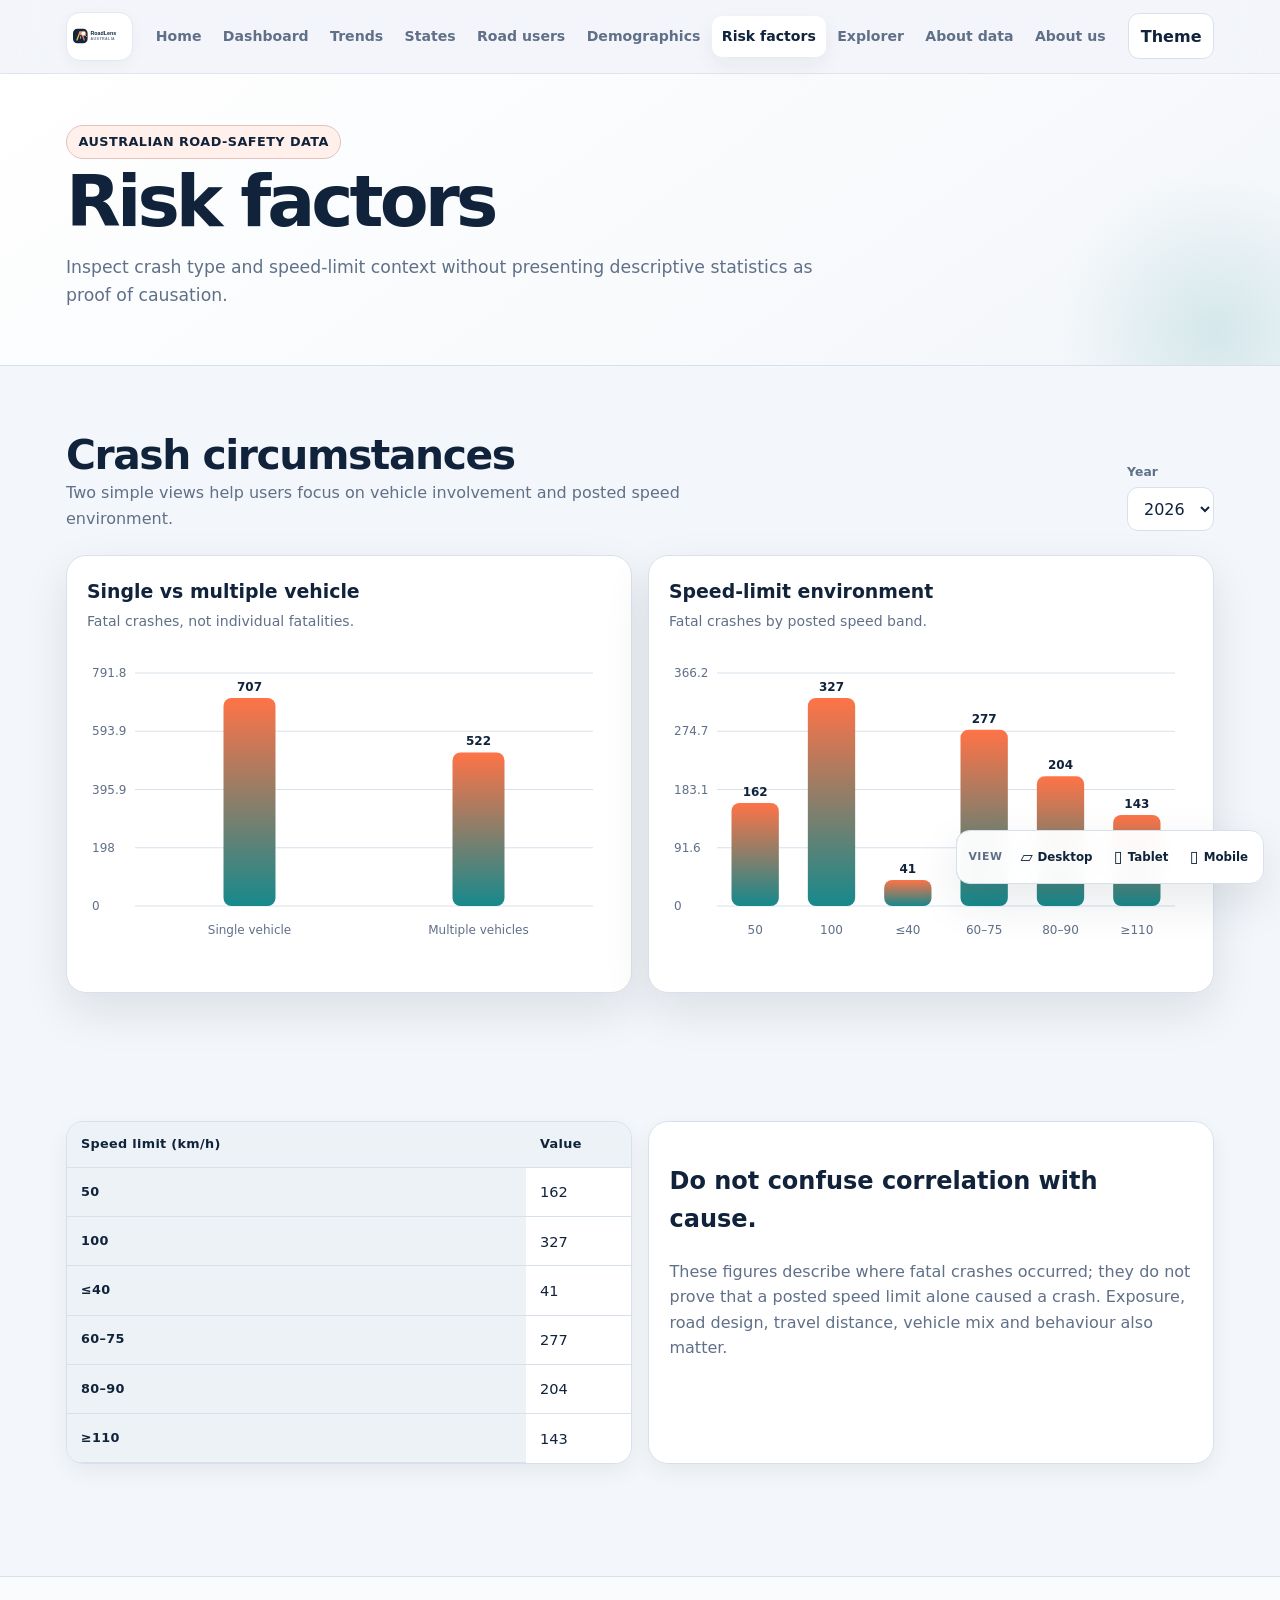
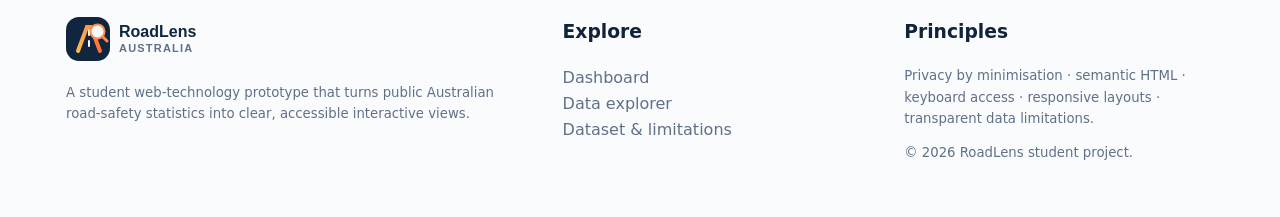
<file: risk-factors.html>
<!doctype html>
<html lang="en-AU"><head><meta charset="utf-8"><meta name="viewport" content="width=device-width,initial-scale=1"><meta name="description" content="RoadLens Australia — interactive road-safety data explorer"><meta name="theme-color" content="#10263e"><meta http-equiv="Content-Security-Policy" content="default-src 'self'; script-src 'self'; style-src 'self'; img-src 'self' data:; object-src 'none'; base-uri 'self'; form-action 'none'"><title>Risk factors | RoadLens Australia</title><link rel="manifest" href="manifest.webmanifest"><link rel="icon" href="assets/logo.svg" type="image/svg+xml"><link rel="stylesheet" href="assets/styles.css"><script src="data/roadlens-data.js" defer></script><script src="assets/app.js" defer></script></head>
<body data-page="risk-factors"><a class="skip-link" href="#main">Skip to main content</a><header class="site-header"><div class="nav-wrap"><a class="brand" href="index.html" aria-label="RoadLens Australia home"><img src="assets/logo.svg" alt="RoadLens Australia"></a><button class="icon-btn menu-btn" type="button" aria-expanded="false" aria-controls="site-navigation">Menu</button><nav class="site-nav" id="site-navigation" aria-label="Primary navigation"><a href="index.html" data-page="home">Home</a><a href="dashboard.html" data-page="dashboard">Dashboard</a><a href="trends.html" data-page="trends">Trends</a><a href="states.html" data-page="states">States</a><a href="road-users.html" data-page="road-users">Road users</a><a href="demographics.html" data-page="demographics">Demographics</a><a href="risk-factors.html" data-page="risk-factors">Risk factors</a><a href="explorer.html" data-page="explorer">Explorer</a><a href="about-data.html" data-page="about-data">About data</a><a href="about.html" data-page="about">About us</a><button class="icon-btn theme-btn nav-secondary" type="button" aria-label="Switch colour theme">Theme</button></nav><button class="icon-btn theme-btn" type="button" aria-label="Switch colour theme">Theme</button></div></header><main id="main"><section class="page-hero"><div class="container"><span class="eyebrow">Australian road-safety data</span><h1>Risk factors</h1><p>Inspect crash type and speed-limit context without presenting descriptive statistics as proof of causation.</p></div></section><section><div class="container"><div class="section-head"><div><h2>Crash circumstances</h2><p>Two simple views help users focus on vehicle involvement and posted speed environment.</p></div><div><div class="field"><label for="riskYear">Year</label><select id="riskYear"><option value="2022" >2022</option><option value="2023" >2023</option><option value="2024" >2024</option><option value="2025" >2025</option><option value="2026" selected>2026</option></select></div></div></div><div class="grid cols-2"><div class="chart-card"><div class="chart-head"><div><h3>Single vs multiple vehicle</h3><p>Fatal crashes, not individual fatalities.</p></div></div><div class="chart-wrap"><canvas id="crashChart" role="img"></canvas></div></div><div class="chart-card"><div class="chart-head"><div><h3>Speed-limit environment</h3><p>Fatal crashes by posted speed band.</p></div></div><div class="chart-wrap"><canvas id="speedChart" role="img"></canvas></div></div></div></div></section><section><div class="container grid cols-2"><div class="table-wrap"><table id="speedTable"></table></div><div class="card"><h2>Do not confuse correlation with cause.</h2><p>These figures describe where fatal crashes occurred; they do not prove that a posted speed limit alone caused a crash. Exposure, road design, travel distance, vehicle mix and behaviour also matter.</p></div></div></section></main><footer class="footer"><div class="container footer-grid"><div><img src="assets/logo.svg" alt="RoadLens Australia" width="160" height="44"><p class="small">A student web-technology prototype that turns public Australian road-safety statistics into clear, accessible interactive views.</p></div><div><h3>Explore</h3><p><a href="dashboard.html">Dashboard</a><br><a href="explorer.html">Data explorer</a><br><a href="about-data.html">Dataset & limitations</a></p></div><div><h3>Principles</h3><p class="small">Privacy by minimisation · semantic HTML · keyboard access · responsive layouts · transparent data limitations.</p><p class="small">© <span id="copyright-year">2026</span> RoadLens student project.</p></div></div></footer></body></html>
</file>
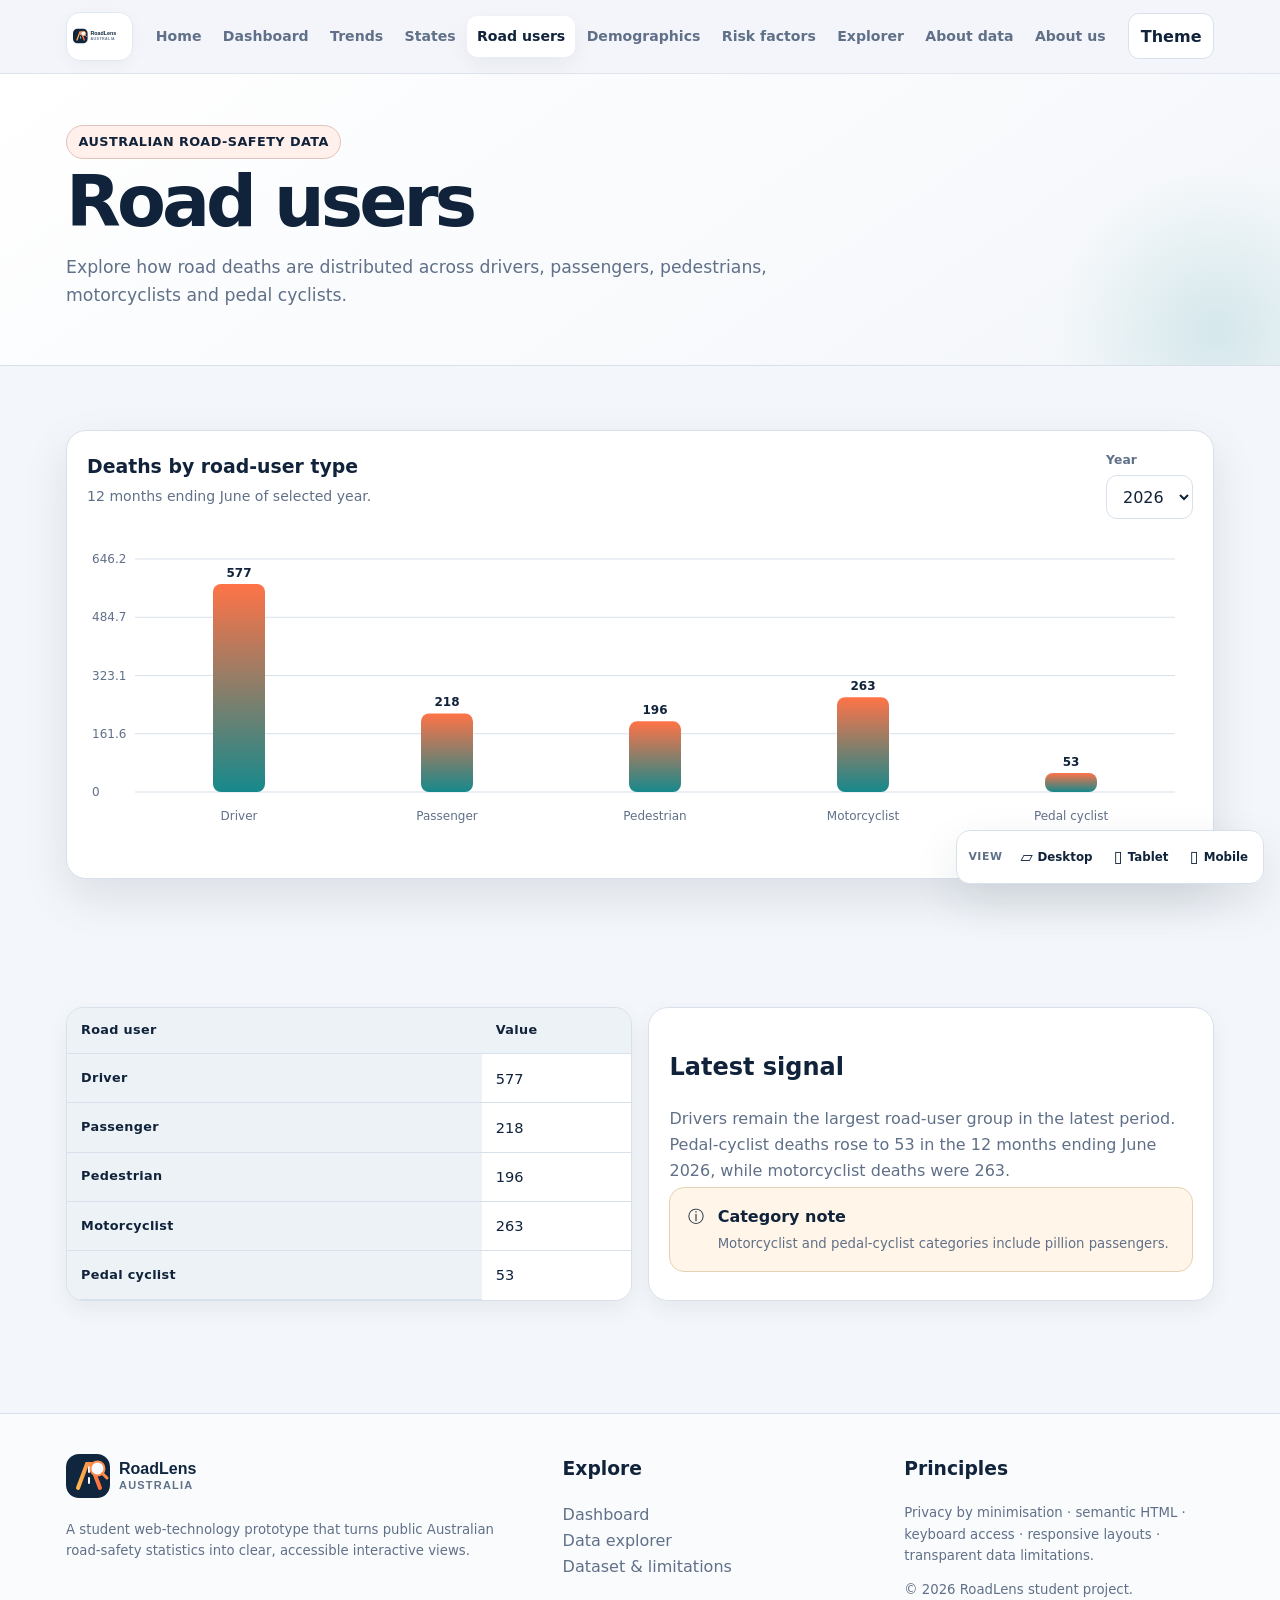
<file: road-users.html>
<!doctype html>
<html lang="en-AU"><head><meta charset="utf-8"><meta name="viewport" content="width=device-width,initial-scale=1"><meta name="description" content="RoadLens Australia — interactive road-safety data explorer"><meta name="theme-color" content="#10263e"><meta http-equiv="Content-Security-Policy" content="default-src 'self'; script-src 'self'; style-src 'self'; img-src 'self' data:; object-src 'none'; base-uri 'self'; form-action 'none'"><title>Road users | RoadLens Australia</title><link rel="manifest" href="manifest.webmanifest"><link rel="icon" href="assets/logo.svg" type="image/svg+xml"><link rel="stylesheet" href="assets/styles.css"><script src="data/roadlens-data.js" defer></script><script src="assets/app.js" defer></script></head>
<body data-page="road-users"><a class="skip-link" href="#main">Skip to main content</a><header class="site-header"><div class="nav-wrap"><a class="brand" href="index.html" aria-label="RoadLens Australia home"><img src="assets/logo.svg" alt="RoadLens Australia"></a><button class="icon-btn menu-btn" type="button" aria-expanded="false" aria-controls="site-navigation">Menu</button><nav class="site-nav" id="site-navigation" aria-label="Primary navigation"><a href="index.html" data-page="home">Home</a><a href="dashboard.html" data-page="dashboard">Dashboard</a><a href="trends.html" data-page="trends">Trends</a><a href="states.html" data-page="states">States</a><a href="road-users.html" data-page="road-users">Road users</a><a href="demographics.html" data-page="demographics">Demographics</a><a href="risk-factors.html" data-page="risk-factors">Risk factors</a><a href="explorer.html" data-page="explorer">Explorer</a><a href="about-data.html" data-page="about-data">About data</a><a href="about.html" data-page="about">About us</a><button class="icon-btn theme-btn nav-secondary" type="button" aria-label="Switch colour theme">Theme</button></nav><button class="icon-btn theme-btn" type="button" aria-label="Switch colour theme">Theme</button></div></header><main id="main"><section class="page-hero"><div class="container"><span class="eyebrow">Australian road-safety data</span><h1>Road users</h1><p>Explore how road deaths are distributed across drivers, passengers, pedestrians, motorcyclists and pedal cyclists.</p></div></section><section><div class="container"><div class="chart-card"><div class="chart-head"><div><h3>Deaths by road-user type</h3><p>12 months ending June of selected year.</p></div><div class="field"><label for="roadUserYear">Year</label><select id="roadUserYear"><option value="2022" >2022</option><option value="2023" >2023</option><option value="2024" >2024</option><option value="2025" >2025</option><option value="2026" selected>2026</option></select></div></div><div class="chart-wrap"><canvas id="roadUserChart" role="img"></canvas></div></div></div></section><section><div class="container grid cols-2"><div class="table-wrap"><table id="roadUserTable"></table></div><div class="card"><h2>Latest signal</h2><p>Drivers remain the largest road-user group in the latest period. Pedal-cyclist deaths rose to 53 in the 12 months ending June 2026, while motorcyclist deaths were 263.</p><div class="notice"><span aria-hidden="true">ⓘ</span><div><strong>Category note</strong><span class="small">Motorcyclist and pedal-cyclist categories include pillion passengers.</span></div></div></div></div></section></main><footer class="footer"><div class="container footer-grid"><div><img src="assets/logo.svg" alt="RoadLens Australia" width="160" height="44"><p class="small">A student web-technology prototype that turns public Australian road-safety statistics into clear, accessible interactive views.</p></div><div><h3>Explore</h3><p><a href="dashboard.html">Dashboard</a><br><a href="explorer.html">Data explorer</a><br><a href="about-data.html">Dataset & limitations</a></p></div><div><h3>Principles</h3><p class="small">Privacy by minimisation · semantic HTML · keyboard access · responsive layouts · transparent data limitations.</p><p class="small">© <span id="copyright-year">2026</span> RoadLens student project.</p></div></div></footer></body></html>
</file>
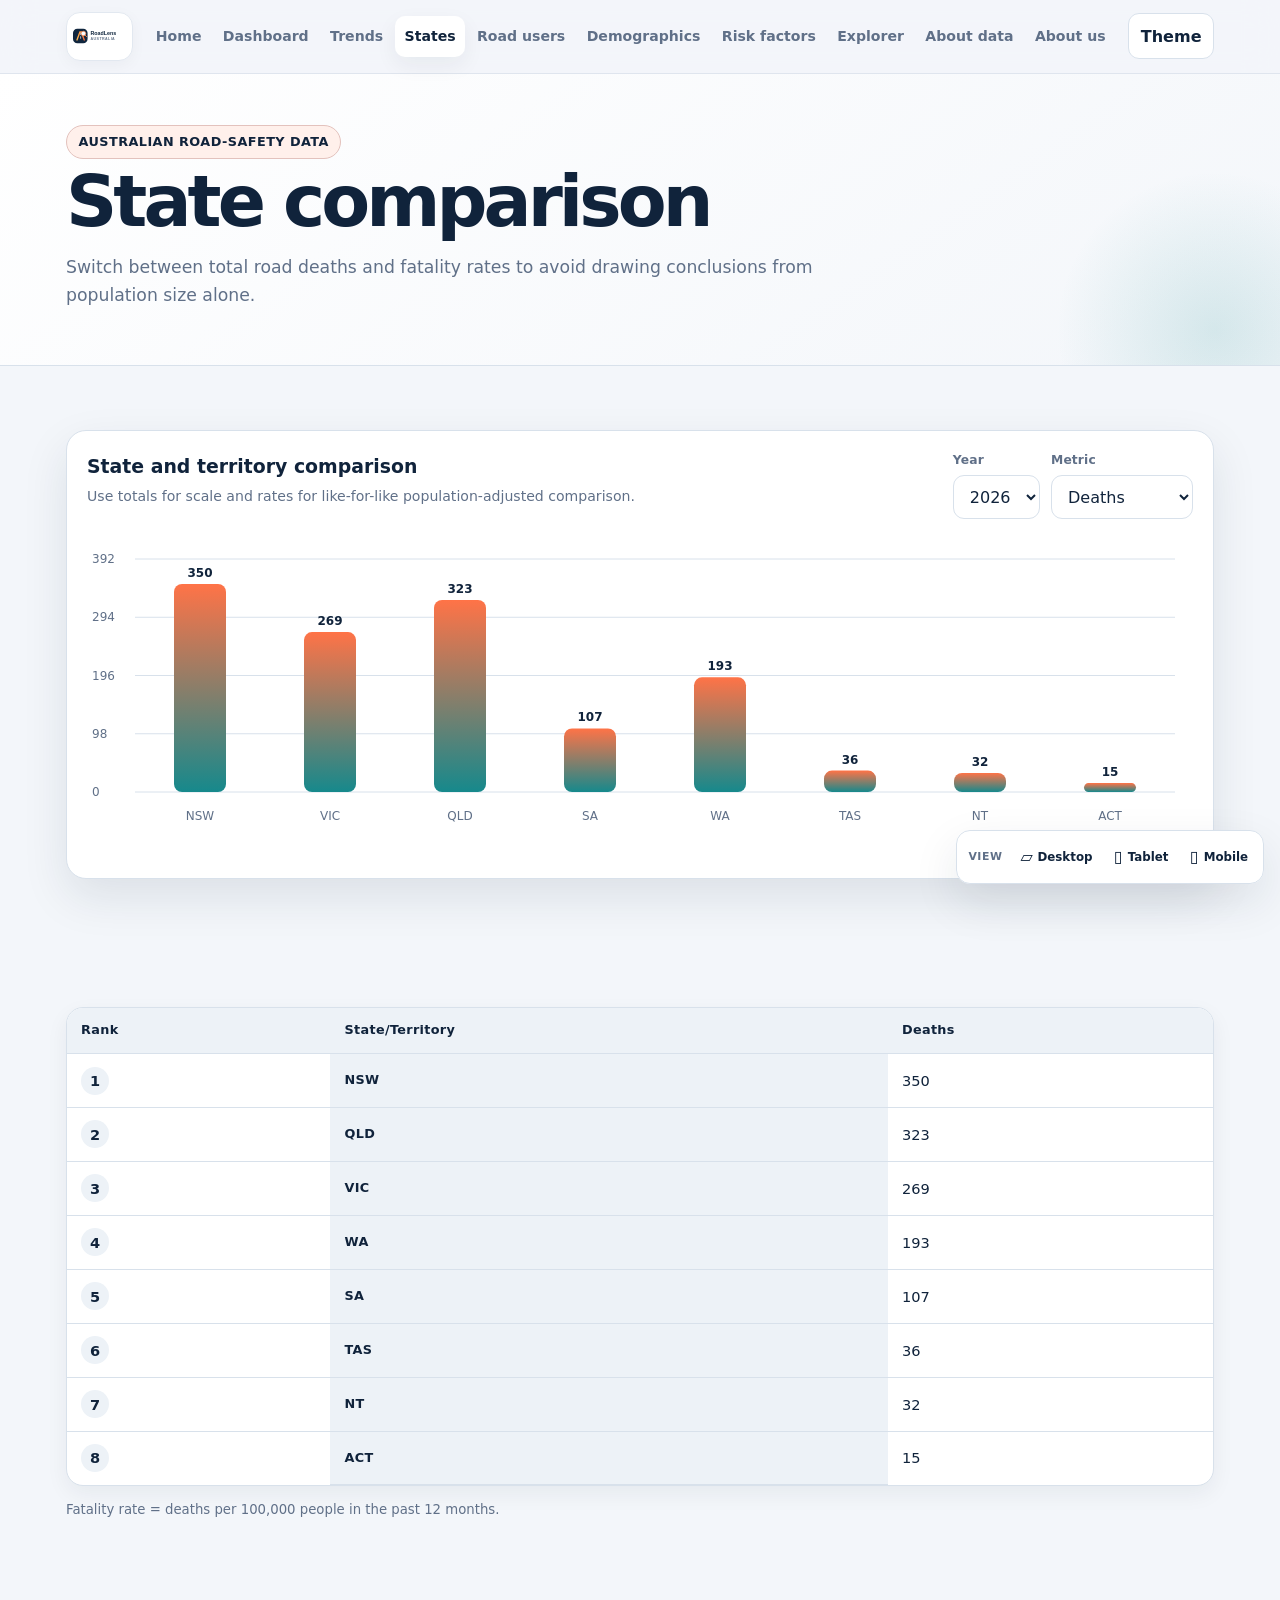
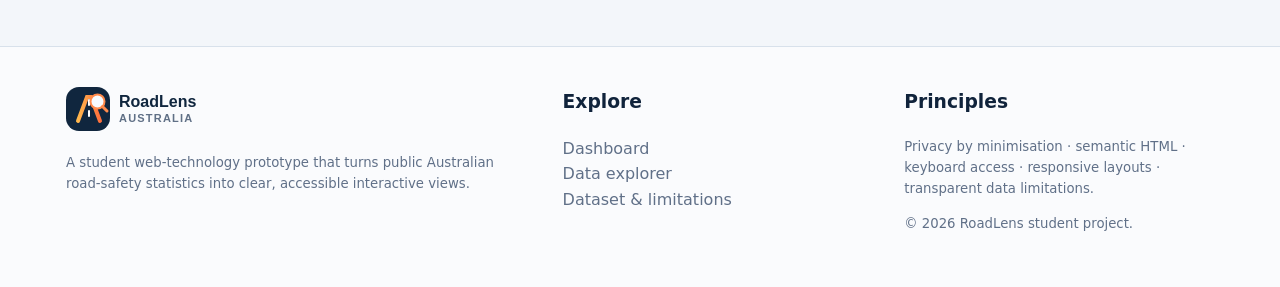
<file: states.html>
<!doctype html>
<html lang="en-AU"><head><meta charset="utf-8"><meta name="viewport" content="width=device-width,initial-scale=1"><meta name="description" content="RoadLens Australia — interactive road-safety data explorer"><meta name="theme-color" content="#10263e"><meta http-equiv="Content-Security-Policy" content="default-src 'self'; script-src 'self'; style-src 'self'; img-src 'self' data:; object-src 'none'; base-uri 'self'; form-action 'none'"><title>State comparison | RoadLens Australia</title><link rel="manifest" href="manifest.webmanifest"><link rel="icon" href="assets/logo.svg" type="image/svg+xml"><link rel="stylesheet" href="assets/styles.css"><script src="data/roadlens-data.js" defer></script><script src="assets/app.js" defer></script></head>
<body data-page="states"><a class="skip-link" href="#main">Skip to main content</a><header class="site-header"><div class="nav-wrap"><a class="brand" href="index.html" aria-label="RoadLens Australia home"><img src="assets/logo.svg" alt="RoadLens Australia"></a><button class="icon-btn menu-btn" type="button" aria-expanded="false" aria-controls="site-navigation">Menu</button><nav class="site-nav" id="site-navigation" aria-label="Primary navigation"><a href="index.html" data-page="home">Home</a><a href="dashboard.html" data-page="dashboard">Dashboard</a><a href="trends.html" data-page="trends">Trends</a><a href="states.html" data-page="states">States</a><a href="road-users.html" data-page="road-users">Road users</a><a href="demographics.html" data-page="demographics">Demographics</a><a href="risk-factors.html" data-page="risk-factors">Risk factors</a><a href="explorer.html" data-page="explorer">Explorer</a><a href="about-data.html" data-page="about-data">About data</a><a href="about.html" data-page="about">About us</a><button class="icon-btn theme-btn nav-secondary" type="button" aria-label="Switch colour theme">Theme</button></nav><button class="icon-btn theme-btn" type="button" aria-label="Switch colour theme">Theme</button></div></header><main id="main"><section class="page-hero"><div class="container"><span class="eyebrow">Australian road-safety data</span><h1>State comparison</h1><p>Switch between total road deaths and fatality rates to avoid drawing conclusions from population size alone.</p></div></section><section><div class="container"><div class="chart-card"><div class="chart-head"><div><h3>State and territory comparison</h3><p>Use totals for scale and rates for like-for-like population-adjusted comparison.</p></div><div class="toolbar"><div class="field"><label for="stateYear">Year</label><select id="stateYear"><option value="2022" >2022</option><option value="2023" >2023</option><option value="2024" >2024</option><option value="2025" >2025</option><option value="2026" selected>2026</option></select></div><div class="field"><label for="stateMetric">Metric</label><select id="stateMetric"><option value="deaths">Deaths</option><option value="rate">Fatality rate</option></select></div></div></div><div class="chart-wrap"><canvas id="statesChart" role="img"></canvas></div></div></div></section><section><div class="container"><div class="table-wrap"><table id="statesTable"></table></div><p class="small">Fatality rate = deaths per 100,000 people in the past 12 months.</p></div></section></main><footer class="footer"><div class="container footer-grid"><div><img src="assets/logo.svg" alt="RoadLens Australia" width="160" height="44"><p class="small">A student web-technology prototype that turns public Australian road-safety statistics into clear, accessible interactive views.</p></div><div><h3>Explore</h3><p><a href="dashboard.html">Dashboard</a><br><a href="explorer.html">Data explorer</a><br><a href="about-data.html">Dataset & limitations</a></p></div><div><h3>Principles</h3><p class="small">Privacy by minimisation · semantic HTML · keyboard access · responsive layouts · transparent data limitations.</p><p class="small">© <span id="copyright-year">2026</span> RoadLens student project.</p></div></div></footer></body></html>
</file>
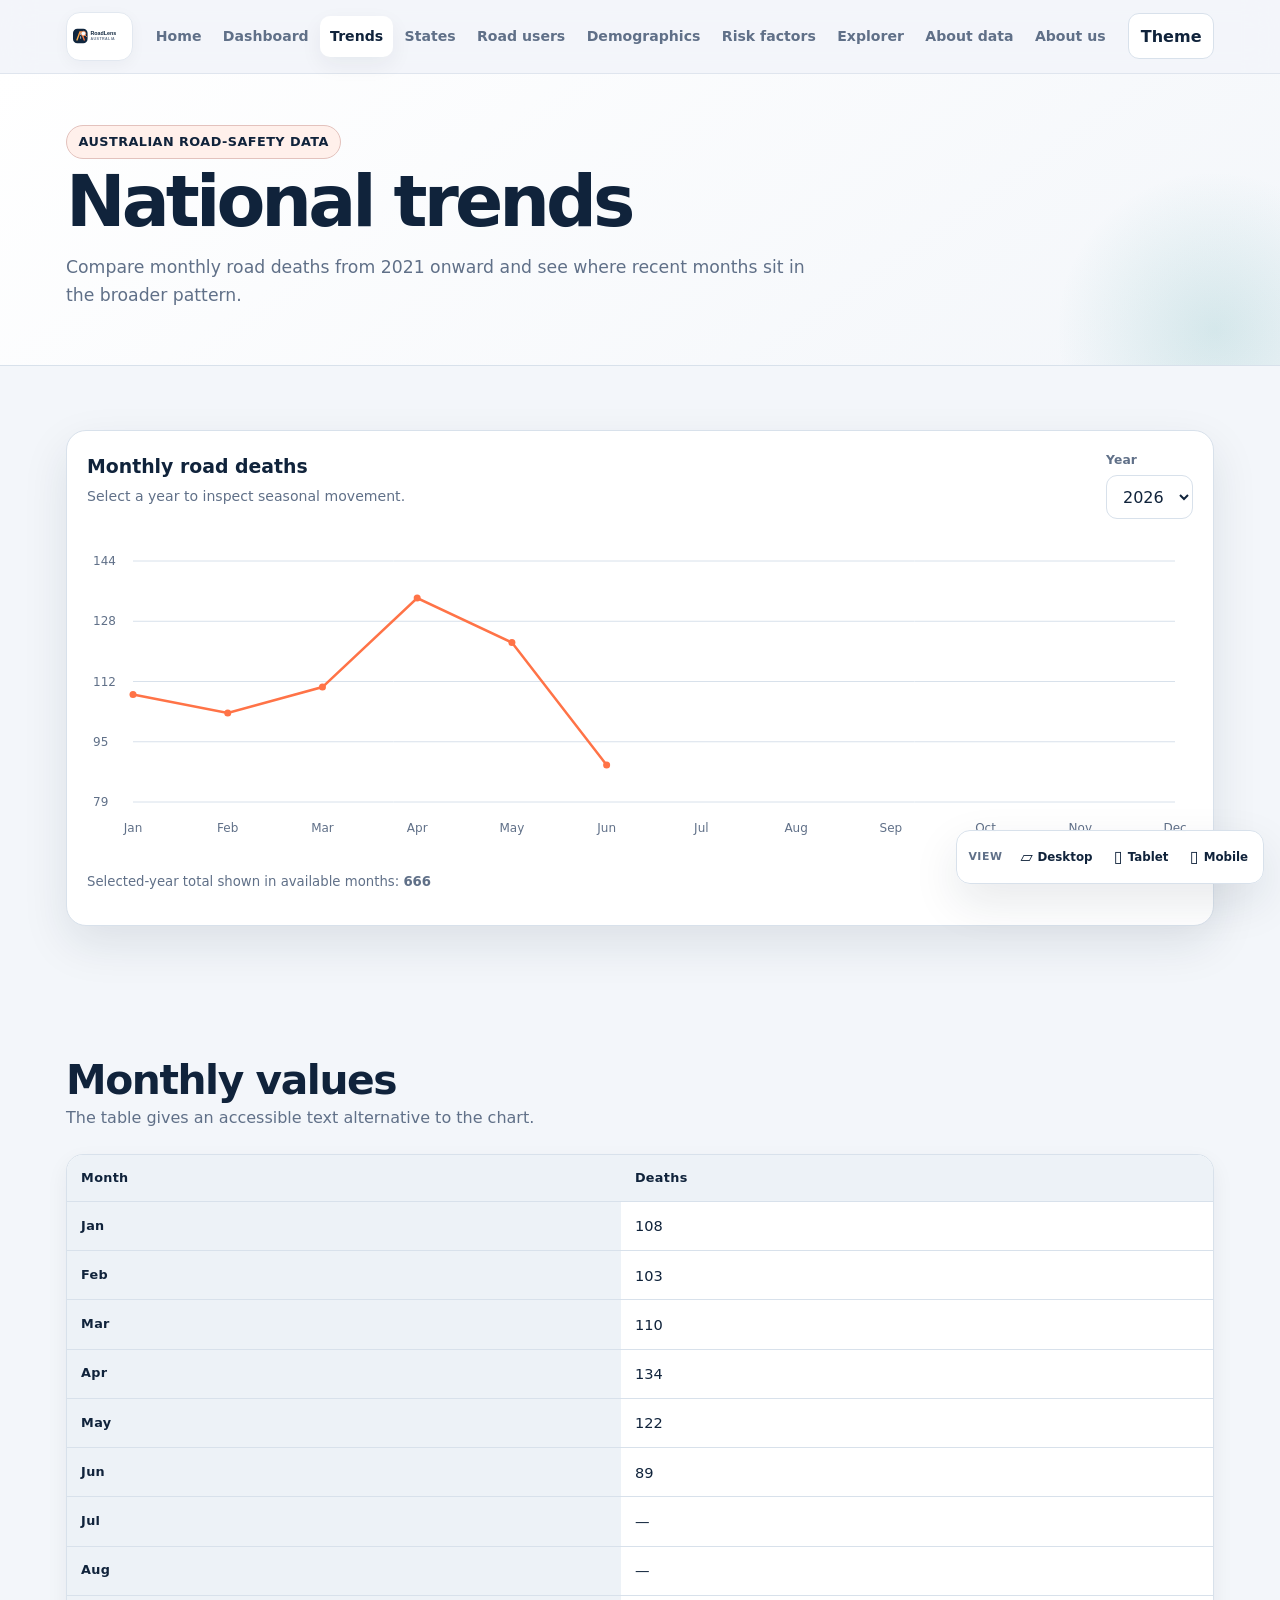
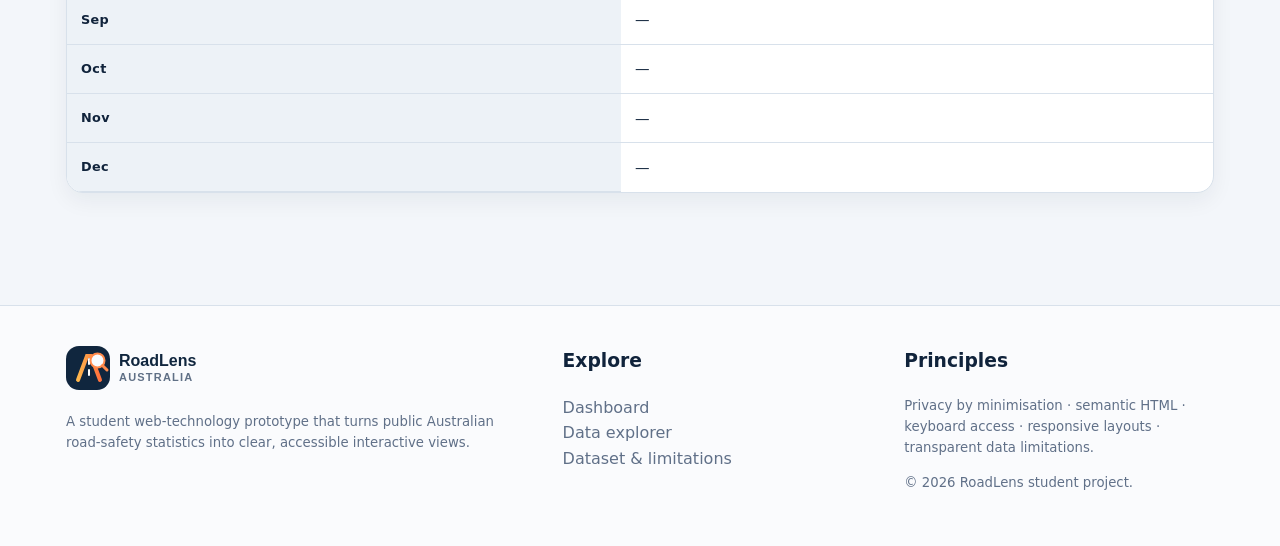
<file: trends.html>
<!doctype html>
<html lang="en-AU"><head><meta charset="utf-8"><meta name="viewport" content="width=device-width,initial-scale=1"><meta name="description" content="RoadLens Australia — interactive road-safety data explorer"><meta name="theme-color" content="#10263e"><meta http-equiv="Content-Security-Policy" content="default-src 'self'; script-src 'self'; style-src 'self'; img-src 'self' data:; object-src 'none'; base-uri 'self'; form-action 'none'"><title>National trends | RoadLens Australia</title><link rel="manifest" href="manifest.webmanifest"><link rel="icon" href="assets/logo.svg" type="image/svg+xml"><link rel="stylesheet" href="assets/styles.css"><script src="data/roadlens-data.js" defer></script><script src="assets/app.js" defer></script></head>
<body data-page="trends"><a class="skip-link" href="#main">Skip to main content</a><header class="site-header"><div class="nav-wrap"><a class="brand" href="index.html" aria-label="RoadLens Australia home"><img src="assets/logo.svg" alt="RoadLens Australia"></a><button class="icon-btn menu-btn" type="button" aria-expanded="false" aria-controls="site-navigation">Menu</button><nav class="site-nav" id="site-navigation" aria-label="Primary navigation"><a href="index.html" data-page="home">Home</a><a href="dashboard.html" data-page="dashboard">Dashboard</a><a href="trends.html" data-page="trends">Trends</a><a href="states.html" data-page="states">States</a><a href="road-users.html" data-page="road-users">Road users</a><a href="demographics.html" data-page="demographics">Demographics</a><a href="risk-factors.html" data-page="risk-factors">Risk factors</a><a href="explorer.html" data-page="explorer">Explorer</a><a href="about-data.html" data-page="about-data">About data</a><a href="about.html" data-page="about">About us</a><button class="icon-btn theme-btn nav-secondary" type="button" aria-label="Switch colour theme">Theme</button></nav><button class="icon-btn theme-btn" type="button" aria-label="Switch colour theme">Theme</button></div></header><main id="main"><section class="page-hero"><div class="container"><span class="eyebrow">Australian road-safety data</span><h1>National trends</h1><p>Compare monthly road deaths from 2021 onward and see where recent months sit in the broader pattern.</p></div></section><section><div class="container"><div class="chart-card"><div class="chart-head"><div><h3>Monthly road deaths</h3><p>Select a year to inspect seasonal movement.</p></div><div class="toolbar"><div class="field"><label for="trendYear">Year</label><select id="trendYear"><option value="2021" >2021</option><option value="2022" >2022</option><option value="2023" >2023</option><option value="2024" >2024</option><option value="2025" >2025</option><option value="2026" selected>2026</option></select></div></div></div><div class="chart-wrap"><canvas id="trendChart" role="img"></canvas></div><p class="small">Selected-year total shown in available months: <strong id="trendTotal"></strong></p></div></div></section><section><div class="container"><div class="section-head"><div><h2>Monthly values</h2><p>The table gives an accessible text alternative to the chart.</p></div></div><div class="table-wrap"><table id="trendTable"></table></div></div></section></main><footer class="footer"><div class="container footer-grid"><div><img src="assets/logo.svg" alt="RoadLens Australia" width="160" height="44"><p class="small">A student web-technology prototype that turns public Australian road-safety statistics into clear, accessible interactive views.</p></div><div><h3>Explore</h3><p><a href="dashboard.html">Dashboard</a><br><a href="explorer.html">Data explorer</a><br><a href="about-data.html">Dataset & limitations</a></p></div><div><h3>Principles</h3><p class="small">Privacy by minimisation · semantic HTML · keyboard access · responsive layouts · transparent data limitations.</p><p class="small">© <span id="copyright-year">2026</span> RoadLens student project.</p></div></div></footer></body></html>
</file>
<file: assets/styles.css>
:root{
  --bg:#f3f6fa;--surface:#ffffff;--surface-2:#edf2f7;--surface-3:#e5edf5;
  --ink:#10233b;--muted:#607088;--line:#d8e1eb;
  --accent:#ff7347;--accent-2:#ffb54a;--teal:#16898c;--blue:#2563eb;
  --good:#13795b;--danger:#b4473f;
  --shadow-sm:0 8px 22px rgba(15,35,59,.06);--shadow:0 18px 46px rgba(15,35,59,.10);
  --radius:20px;--max:1180px;color-scheme:light
}
[data-theme="dark"]{
  --bg:#091522;--surface:#112238;--surface-2:#182b42;--surface-3:#20364f;
  --ink:#f4f7fb;--muted:#b7c4d3;--line:#2a425d;
  --accent:#ff875f;--accent-2:#ffc15f;--teal:#54b8b9;--blue:#70a1ff;
  --good:#6fd0a6;--danger:#ff9a91;--shadow-sm:0 8px 22px rgba(0,0,0,.16);--shadow:0 18px 46px rgba(0,0,0,.28);color-scheme:dark
}
*{box-sizing:border-box}
html{scroll-behavior:smooth}
body{margin:0;font-family:Inter,ui-sans-serif,system-ui,-apple-system,BlinkMacSystemFont,"Segoe UI",Arial,sans-serif;background:var(--bg);color:var(--ink);line-height:1.6}
img,svg,canvas{max-width:100%}a{color:inherit}button,.button,select,input{font:inherit}
.skip-link{position:absolute;left:-9999px;top:8px;background:var(--ink);color:var(--surface);padding:.7rem 1rem;border-radius:10px;z-index:1000}.skip-link:focus{left:8px}
.site-header{position:sticky;top:0;z-index:50;background:color-mix(in srgb,var(--bg) 90%,transparent);backdrop-filter:blur(16px);border-bottom:1px solid color-mix(in srgb,var(--line) 75%,transparent)}
.nav-wrap{max-width:var(--max);margin:auto;padding:.72rem 1rem;display:flex;align-items:center;gap:.8rem}
.brand{display:inline-flex;align-items:center;background:#fff;border:1px solid #e2e8f0;border-radius:14px;padding:.18rem .38rem;box-shadow:0 4px 15px rgba(15,35,59,.04)}.brand img{display:block;width:152px;height:42px}
.site-nav{margin-left:auto;display:flex;align-items:center;gap:.1rem}.site-nav a{font-weight:690;font-size:.88rem;text-decoration:none;padding:.58rem .62rem;border-radius:10px;color:var(--muted);white-space:nowrap;transition:background .18s ease,color .18s ease,transform .18s ease}.site-nav a:hover,.site-nav a:focus-visible,.site-nav a[aria-current="page"]{background:var(--surface);color:var(--ink);box-shadow:var(--shadow-sm)}
.icon-btn{border:1px solid var(--line);background:var(--surface);color:var(--ink);border-radius:11px;padding:.58rem .72rem;cursor:pointer;font-weight:700}.icon-btn:hover{background:var(--surface-2)}.menu-btn{display:none}.site-nav .nav-secondary{display:none}
.container{max-width:var(--max);margin:auto;padding:0 1rem}
.hero{position:relative;overflow:hidden;padding:5.3rem 0 4.3rem;background:linear-gradient(145deg,var(--surface) 0%,var(--bg) 62%,color-mix(in srgb,var(--teal) 8%,var(--bg)) 100%)}
.hero:before{content:"";position:absolute;inset:0;background-image:linear-gradient(color-mix(in srgb,var(--ink) 4%,transparent) 1px,transparent 1px),linear-gradient(90deg,color-mix(in srgb,var(--ink) 4%,transparent) 1px,transparent 1px);background-size:42px 42px;mask-image:linear-gradient(to right,transparent 0%,black 55%,black 100%);pointer-events:none}
.hero:after{content:"";position:absolute;width:430px;height:430px;border-radius:50%;right:-140px;top:-170px;background:radial-gradient(circle,color-mix(in srgb,var(--accent-2) 24%,transparent),transparent 68%);pointer-events:none}
.hero-grid{display:grid;grid-template-columns:1.08fr .92fr;align-items:center;gap:3rem;position:relative;z-index:1}
.eyebrow{display:inline-flex;align-items:center;gap:.45rem;background:color-mix(in srgb,var(--accent) 11%,var(--surface));color:var(--ink);border:1px solid color-mix(in srgb,var(--accent) 28%,var(--line));padding:.35rem .72rem;border-radius:999px;font-size:.8rem;font-weight:800;letter-spacing:.035em;text-transform:uppercase}
.hero h1,.page-hero h1{font-size:clamp(2.55rem,6vw,5.45rem);line-height:.98;letter-spacing:-.055em;margin:1rem 0 1.2rem}.hero h1 span{color:var(--accent)}
.lede{font-size:clamp(1.05rem,2vw,1.23rem);color:var(--muted);max-width:700px}.actions{display:flex;flex-wrap:wrap;gap:.75rem;margin-top:1.6rem}
.button{display:inline-flex;align-items:center;justify-content:center;gap:.45rem;text-decoration:none;font-weight:780;border-radius:13px;padding:.78rem 1.05rem;border:1px solid transparent;cursor:pointer;transition:transform .16s ease,box-shadow .16s ease,background .16s ease}.button.primary{background:var(--ink);color:var(--surface);box-shadow:0 8px 20px color-mix(in srgb,var(--ink) 18%,transparent)}.button.secondary{background:var(--surface);border-color:var(--line);color:var(--ink)}.button:hover{transform:translateY(-2px);box-shadow:var(--shadow-sm)}
.visual-card{position:relative;background:linear-gradient(155deg,#102b49 0%,#153b5d 60%,#17666a 120%);color:#fff;border-radius:28px;padding:1rem;box-shadow:0 24px 60px rgba(15,35,59,.22);border:1px solid rgba(255,255,255,.12)}
.visual-card:before{content:"Live snapshot";position:absolute;left:1.8rem;top:1.65rem;z-index:2;background:rgba(10,25,42,.72);border:1px solid rgba(255,255,255,.18);padding:.25rem .55rem;border-radius:999px;font-size:.68rem;font-weight:800;letter-spacing:.06em;text-transform:uppercase}
.road-art{height:215px;position:relative;border-radius:21px;overflow:hidden;background:linear-gradient(180deg,#75cbe0 0 50%,#d5e5ba 50% 61%,#657477 61% 64%,#263949 64%)}
.road-art:before{content:"";position:absolute;left:28%;right:28%;bottom:-50px;height:210px;background:#3b4b57;clip-path:polygon(43% 0,57% 0,100% 100%,0 100%);filter:drop-shadow(0 10px 14px rgba(0,0,0,.12))}.road-art:after{content:"";position:absolute;width:7px;height:135px;left:calc(50% - 3.5px);bottom:-6px;background:repeating-linear-gradient(to bottom,#fff 0 18px,transparent 18px 35px);transform:perspective(120px) rotateX(35deg)}
.mini-kpis{display:grid;grid-template-columns:repeat(2,1fr);gap:.72rem;margin-top:.78rem}.mini-kpi{background:rgba(255,255,255,.08);border:1px solid rgba(255,255,255,.11);padding:.9rem .95rem;border-radius:16px}.mini-kpi strong{display:block;font-size:1.7rem;line-height:1;font-weight:820}.mini-kpi span{font-size:.75rem;color:#d8e6f2}
section{padding:4rem 0}.section-head{display:flex;align-items:end;justify-content:space-between;gap:1.5rem;margin-bottom:1.5rem}.section-head h2,.content h2{font-size:clamp(1.75rem,4vw,2.55rem);line-height:1.08;letter-spacing:-.035em;margin:.2rem 0}.section-head p{margin:0;color:var(--muted);max-width:640px}
.grid{display:grid;gap:1rem}.grid.cols-4{grid-template-columns:repeat(4,1fr)}.grid.cols-3{grid-template-columns:repeat(3,1fr)}.grid.cols-2{grid-template-columns:repeat(2,1fr)}
.card,.chart-card{background:var(--surface);border:1px solid var(--line);border-radius:var(--radius);box-shadow:var(--shadow-sm)}.card{padding:1.28rem}.card h3{margin:.2rem 0 .5rem;font-size:1.1rem}.card p{margin:.25rem 0;color:var(--muted)}
.kpi{position:relative;overflow:hidden}.kpi:before{content:"";position:absolute;width:86px;height:86px;border-radius:50%;background:color-mix(in srgb,var(--accent) 10%,transparent);right:-18px;top:-18px}.kpi .value{font-size:2.2rem;line-height:1;font-weight:840;letter-spacing:-.045em}.kpi .label{color:var(--muted);font-weight:660;margin-top:.45rem}.delta{font-size:.8rem;font-weight:800;margin-top:.6rem}.delta.down{color:var(--good)}.delta.up{color:var(--danger)}
.chart-card{padding:1.25rem;box-shadow:var(--shadow)}.chart-head{display:flex;align-items:flex-start;justify-content:space-between;gap:1rem;margin-bottom:1rem}.chart-head h3{margin:0;font-size:1.18rem}.chart-head p{margin:.25rem 0 0;color:var(--muted);font-size:.88rem}.chart-wrap{min-height:315px;position:relative}.chart-wrap canvas{width:100%;height:315px}
.toolbar{display:flex;flex-wrap:wrap;gap:.7rem;align-items:end}.field{display:grid;gap:.3rem}.field label{font-size:.77rem;font-weight:800;color:var(--muted);letter-spacing:.01em}select,input[type="search"],input[type="text"],input[type="email"]{border:1px solid var(--line);background:var(--surface);color:var(--ink);padding:.62rem .75rem;border-radius:11px;min-height:44px;outline:none}select:focus,input:focus{border-color:color-mix(in srgb,var(--blue) 55%,var(--line));box-shadow:0 0 0 3px color-mix(in srgb,var(--blue) 13%,transparent)}
.page-hero{padding:3.2rem 0 2.35rem;background:linear-gradient(145deg,var(--surface),var(--bg));border-bottom:1px solid var(--line);position:relative;overflow:hidden}.page-hero:after{content:"";position:absolute;right:-100px;bottom:-130px;width:330px;height:330px;border-radius:50%;background:radial-gradient(circle,color-mix(in srgb,var(--teal) 14%,transparent),transparent 68%)}.page-hero .container{position:relative;z-index:1}.page-hero h1{font-size:clamp(2.45rem,6vw,4.45rem);margin:.55rem 0}.page-hero p{max-width:750px;color:var(--muted);font-size:1.08rem}
.notice{display:flex;gap:.85rem;background:color-mix(in srgb,var(--accent-2) 12%,var(--surface));border:1px solid color-mix(in srgb,var(--accent-2) 34%,var(--line));padding:1rem 1.1rem;border-radius:15px}.notice strong{display:block}.notice.spaced{margin-top:1rem}
.table-wrap{overflow:auto;border:1px solid var(--line);border-radius:17px;background:var(--surface);box-shadow:var(--shadow-sm)}table{border-collapse:collapse;width:100%;min-width:650px}th,td{text-align:left;padding:.78rem .88rem;border-bottom:1px solid var(--line)}th{background:var(--surface-2);font-size:.8rem;letter-spacing:.025em}td{font-size:.91rem}tbody tr:hover{background:color-mix(in srgb,var(--blue) 3%,var(--surface))}tr:last-child td{border-bottom:0}.rank{display:inline-grid;place-items:center;width:28px;height:28px;border-radius:50%;background:var(--surface-2);font-weight:780}.pill{display:inline-flex;padding:.25rem .58rem;border-radius:999px;background:var(--surface-2);font-size:.76rem;font-weight:760;text-decoration:none}
.feature-link{text-decoration:none;display:block;height:100%;transition:transform .18s ease,box-shadow .18s ease,border-color .18s ease}.feature-link:hover,.feature-link:focus-visible{transform:translateY(-4px);box-shadow:var(--shadow);border-color:color-mix(in srgb,var(--teal) 28%,var(--line))}.feature-icon{width:45px;height:45px;display:grid;place-items:center;border-radius:13px;background:color-mix(in srgb,var(--accent) 11%,var(--surface));border:1px solid color-mix(in srgb,var(--accent) 20%,var(--line));font-size:1.25rem;margin-bottom:.35rem}
.stat-strip{background:linear-gradient(100deg,#10233b,#173f5f 65%,#17696c);color:#fff}.stat-strip .container{display:grid;grid-template-columns:repeat(4,1fr);gap:1rem;padding-top:1.2rem;padding-bottom:1.2rem}.stat-strip strong{display:block;font-size:1.3rem}.stat-strip span{font-size:.8rem;color:#d5e1ec}
.content{max-width:860px}.content h3{margin-top:2rem}.content p,.content li{color:var(--muted)}.architecture{padding:1rem;background:var(--surface);border:1px solid var(--line);border-radius:22px;box-shadow:var(--shadow-sm)}
.tabs{display:flex;gap:.5rem;flex-wrap:wrap;margin-bottom:1rem}.tab{border:1px solid var(--line);background:var(--surface);color:var(--ink);padding:.58rem .82rem;border-radius:11px;font-weight:760;cursor:pointer}.tab[aria-selected="true"]{background:var(--ink);color:var(--surface)}
.footer{border-top:1px solid var(--line);padding:2.5rem 0;margin-top:3rem;background:color-mix(in srgb,var(--surface) 60%,var(--bg))}.footer-grid{display:grid;grid-template-columns:1.5fr 1fr 1fr;gap:2rem}.footer h3{margin-top:0}.footer a{color:var(--muted);text-decoration:none}.footer a:hover{text-decoration:underline}.small{font-size:.83rem;color:var(--muted)}
.source-box{border-left:4px solid var(--teal);padding:1rem 1.1rem;background:var(--surface);border-radius:0 15px 15px 0;box-shadow:var(--shadow-sm)}.metric-list{display:grid;gap:.55rem}.metric-row{display:flex;justify-content:space-between;gap:1rem;padding:.65rem .1rem;border-bottom:1px dashed var(--line)}.metric-row:last-child{border-bottom:0}.progress{height:9px;background:var(--surface-2);border-radius:999px;overflow:hidden}.progress>span{display:block;height:100%;background:linear-gradient(90deg,var(--accent),var(--accent-2));border-radius:999px}.privacy-badge{display:inline-flex;align-items:center;gap:.45rem;color:var(--good);font-weight:780}.form-msg{min-height:1.5rem;font-size:.88rem;color:var(--good);font-weight:700}.form-stack{display:grid;gap:.75rem}.form-stack .field{margin:0}.form-stack .button{justify-self:start}
.mobile-only{display:none}.sr-only{position:absolute;width:1px;height:1px;padding:0;margin:-1px;overflow:hidden;clip:rect(0,0,0,0);white-space:nowrap;border:0}:focus-visible{outline:3px solid color-mix(in srgb,var(--accent) 65%,white);outline-offset:3px}
@media(max-width:1080px){.site-nav a{padding:.55rem .5rem;font-size:.84rem}.brand img{width:144px}}
@media(max-width:980px){.hero-grid,.grid.cols-4{grid-template-columns:repeat(2,1fr)}.grid.cols-3{grid-template-columns:repeat(2,1fr)}.site-nav{position:fixed;inset:70px 1rem auto 1rem;display:none;flex-direction:column;align-items:stretch;background:var(--surface);border:1px solid var(--line);box-shadow:var(--shadow);border-radius:18px;padding:.7rem;max-height:75vh;overflow:auto}.site-nav.open{display:flex}.site-nav a{padding:.78rem}.site-nav .nav-secondary{display:block}.menu-btn{display:inline-flex;margin-left:auto}.nav-wrap>.theme-btn{display:none}.stat-strip .container{grid-template-columns:repeat(2,1fr)}.footer-grid{grid-template-columns:1fr 1fr}.hero{padding-top:4.2rem}}
@media(max-width:680px){.hero-grid,.grid.cols-4,.grid.cols-3,.grid.cols-2{grid-template-columns:1fr}.hero{padding:3.6rem 0 3rem}.hero h1{font-size:3.15rem}.visual-card{border-radius:22px}.mini-kpi strong{font-size:1.5rem}.stat-strip .container{grid-template-columns:1fr 1fr}.section-head,.chart-head{align-items:flex-start;flex-direction:column}.footer-grid{grid-template-columns:1fr}.page-hero{padding-top:2.5rem}.chart-wrap{min-height:275px}.chart-wrap canvas{height:275px}.mobile-only{display:block}.brand img{width:135px}.nav-wrap{padding:.65rem .8rem}}
@media(prefers-reduced-motion:reduce){*{scroll-behavior:auto!important;transition:none!important;animation:none!important}}

/* Built-in responsive preview controls */
.device-preview-launcher{position:fixed;right:1rem;bottom:1rem;z-index:80;display:flex;align-items:center;gap:.25rem;padding:.38rem;background:color-mix(in srgb,var(--surface) 96%,transparent);border:1px solid var(--line);border-radius:14px;box-shadow:var(--shadow);backdrop-filter:blur(12px)}
.device-preview-label{font-size:.68rem;font-weight:820;letter-spacing:.05em;text-transform:uppercase;color:var(--muted);padding:0 .32rem}.device-option{display:inline-flex;align-items:center;gap:.3rem;min-height:36px;border:0;background:transparent;color:var(--ink);border-radius:9px;padding:.44rem .55rem;font-weight:760;cursor:pointer}.device-option:hover,.device-option:focus-visible{background:var(--surface-2)}.device-option span{font-size:.74rem}
.device-preview-overlay[hidden]{display:none}.device-preview-overlay{position:fixed;inset:0;z-index:200;background:rgba(5,15,25,.76);backdrop-filter:blur(8px);padding:1rem;display:grid;place-items:center}.device-preview-dialog{width:min(1500px,100%);height:min(94vh,980px);background:var(--surface);border:1px solid var(--line);border-radius:22px;box-shadow:0 30px 90px rgba(0,0,0,.38);overflow:hidden;display:grid;grid-template-rows:auto 1fr}.device-preview-topbar{display:grid;grid-template-columns:minmax(180px,1fr) auto minmax(100px,1fr);align-items:center;gap:1rem;padding:.78rem 1rem;border-bottom:1px solid var(--line);background:var(--surface)}.device-preview-topbar>div:first-child{display:flex;align-items:baseline;gap:.7rem;min-width:0}.device-preview-size{font-size:.78rem;color:var(--muted);white-space:nowrap}.device-preview-switcher{display:flex;gap:.3rem;padding:.24rem;background:var(--surface-2);border-radius:11px}.device-preview-switcher button,.device-preview-close{border:1px solid transparent;background:transparent;color:var(--ink);border-radius:8px;padding:.45rem .65rem;font-weight:750;cursor:pointer}.device-preview-switcher button[aria-pressed="true"]{background:var(--surface);border-color:var(--line);box-shadow:0 3px 12px rgba(16,38,62,.08)}.device-preview-close{justify-self:end;border-color:var(--line);background:var(--surface)}.device-stage{overflow:auto;background:#dfe6ec;padding:1.2rem;display:flex;justify-content:center;align-items:flex-start}.device-frame{width:min(var(--preview-width,1280px),100%);height:100%;min-height:650px;background:#fff;border:9px solid #17212b;border-radius:20px;box-shadow:0 22px 55px rgba(0,0,0,.28);overflow:hidden;transition:width .28s ease,border-radius .28s ease}.device-frame[data-current-device="tablet"]{border-radius:25px}.device-frame[data-current-device="mobile"]{border-radius:32px;border-width:8px;max-height:820px}.device-frame iframe{display:block;width:100%;height:100%;min-height:650px;border:0;background:#fff}.preview-open{overflow:hidden}
@media(max-width:760px){.device-preview-launcher{left:.7rem;right:.7rem;bottom:.7rem;justify-content:center}.device-preview-label{display:none}.device-option{flex:1;justify-content:center}.device-preview-topbar{grid-template-columns:1fr auto}.device-preview-switcher{grid-column:1/-1;grid-row:2}.device-preview-switcher button{flex:1}.device-preview-size{display:none}.device-preview-dialog{height:96vh}.device-stage{padding:.6rem}}
@media(max-width:460px){.device-option span{font-size:.7rem}.device-preview-launcher{gap:.1rem;padding:.3rem}.device-option{padding:.42rem .36rem}.device-frame{min-height:600px}.device-frame iframe{min-height:600px}}
</file>
